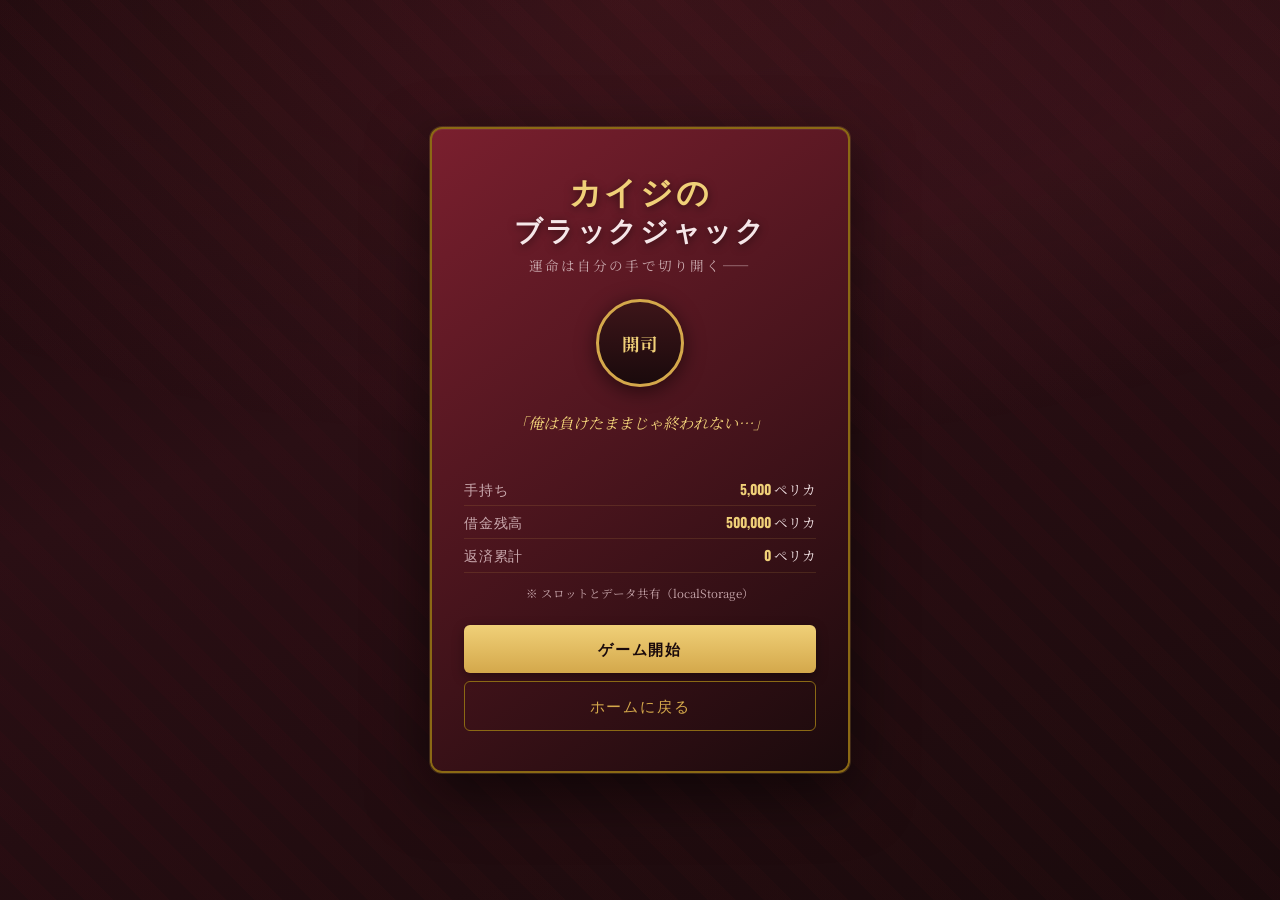
<file: blackjack/index.html>
<!DOCTYPE html>
<html lang="ja">
<head>
  <meta charset="UTF-8">
  <meta name="viewport" content="width=device-width, initial-scale=1.0">
  <title>カイジのブラックジャック</title>
  <link rel="stylesheet" href="styles.css">
  <link rel="stylesheet" href="styles-fx.css">
  <link rel="preconnect" href="https://fonts.googleapis.com">
  <link rel="preconnect" href="https://fonts.gstatic.com" crossorigin>
  <link href="https://fonts.googleapis.com/css2?family=Noto+Serif+JP:wght@400;600;700&family=Oswald:wght@500;600&display=swap" rel="stylesheet">
</head>
<body data-home-url="../home/home.html" data-bgm-video-id="0is4q9mlFHU" data-zawazawa-video-id="2BfNLm0Vj-Y">
  <div class="bg-pattern" aria-hidden="true"></div>
  <div id="fx-overlay" class="fx-overlay" aria-hidden="true"></div>
  <div id="fx-layer" class="fx-layer" aria-hidden="true"></div>
  <div id="screen-transition" class="screen-transition" aria-hidden="true"></div>
  <div id="vignette-tension" class="vignette-tension" aria-hidden="true"></div>

  <!-- スタート画面 -->
  <div id="start-screen" class="screen active">
    <div class="start-card">
      <h1 class="title">カイジの<br><span>ブラックジャック</span></h1>
      <p class="subtitle">運命は自分の手で切り開く——</p>
      <div class="kaiji-portrait" aria-hidden="true">
        <span class="kaiji-face">開司</span>
      </div>
      <p id="start-quote" class="kaiji-quote">「俺は負けたままじゃ終われない…」</p>
      <dl class="wallet-summary">
        <div><dt>手持ち</dt><dd><strong id="start-cash">5,000</strong> ペリカ</dd></div>
        <div><dt>借金残高</dt><dd><strong id="start-debt">500,000</strong> ペリカ</dd></div>
        <div><dt>返済累計</dt><dd><strong id="start-paid">0</strong> ペリカ</dd></div>
      </dl>
      <p class="wallet-hint">※ スロットとデータ共有（localStorage）</p>
      <button type="button" id="btn-start" class="btn btn-gold">ゲーム開始</button>
      <button type="button" id="btn-home-start" class="btn btn-secondary btn-home-link">ホームに戻る</button>
    </div>
  </div>

  <!-- メインゲーム -->
  <div id="game-screen" class="screen">
    <header class="hud">
      <div class="hud-block">
        <span class="hud-label">手持ち</span>
        <span id="cash" class="hud-value">5,000</span>
        <span class="hud-sub">借金 <strong id="debt">500,000</strong></span>
        <span class="hud-sub">返済 <strong id="paid">0</strong></span>
      </div>
      <div class="hud-block center">
        <span class="hud-label">今回の獲得</span>
        <span id="session-coins" class="hud-value accent">0</span>
        <div class="sound-preset-row">
          <span class="preset-label">音質</span>
          <button type="button" id="btn-preset-a" class="btn-preset" title="やや控えめ">A</button>
          <button type="button" id="btn-preset-e" class="btn-preset active" title="リアル（推奨）">E</button>
        </div>
      </div>
      <div class="hud-block right">
        <span class="hud-label">連勝</span>
        <span id="win-streak" class="hud-value">0</span>
        <div class="volume-control" title="音量">
          <span id="volume-icon" class="volume-icon" aria-hidden="true">🔊</span>
          <input type="range" id="volume-slider" class="volume-slider" min="0" max="100" value="80" aria-label="音量" aria-valuemin="0" aria-valuemax="100">
        </div>
        <button type="button" id="btn-home" class="btn btn-home" title="ホームへ（戦闘中はベットは戻りません）">ホーム</button>
      </div>
    </header>

    <div id="heat-meter" class="heat-meter" aria-label="台の熱">
      <span class="heat-label-text">台の熱</span>
      <div class="heat-track"><div id="heat-fill" class="heat-fill"></div></div>
      <span id="heat-label" class="heat-status">普通</span>
    </div>

    <section class="kaiji-panel" aria-live="polite">
      <div class="kaiji-avatar" aria-hidden="true">開</div>
      <p id="kaiji-dialogue" class="kaiji-dialogue">「さあ、賭けの時間だ…」</p>
    </section>

    <main id="game-table" class="table">
      <section id="dealer-area" class="hand-area dealer-area">
        <h2>ディーラー <span id="dealer-score" class="score"></span></h2>
        <div id="dealer-cards" class="cards"></div>
      </section>

      <div class="table-center">
        <p id="game-message" class="game-message"></p>
        <div id="bet-panel" class="bet-panel">
          <p class="bet-label">ベット額を選べ</p>
          <p id="max-bet-hint" class="max-bet-hint">最大ベット: <strong id="max-bet">0</strong> ペリカ</p>
          <p id="bet-error" class="bet-error" role="alert"></p>
          <div class="bet-chips">
            <button type="button" class="chip" data-bet="100">100</button>
            <button type="button" class="chip" data-bet="500">500</button>
            <button type="button" class="chip" data-bet="1000">1K</button>
            <button type="button" class="chip" data-bet="2500">2.5K</button>
            <button type="button" class="chip" data-bet="5000">5K</button>
            <button type="button" class="chip chip-allin" data-bet="allin">ALL IN</button>
          </div>
          <div class="bet-custom">
            <input type="number" id="custom-bet" min="1" placeholder="任意額" step="50">
            <button type="button" id="btn-place-bet" class="btn btn-gold">ベットする</button>
          </div>
          <p class="current-bet">現在のベット: <strong id="current-bet">0</strong> ペリカ</p>
        </div>
      </div>

      <section id="player-area" class="hand-area player-area">
        <h2>あなた <span id="player-score" class="score"></span></h2>
        <div id="player-cards" class="cards"></div>
      </section>
    </main>

    <footer class="controls">
      <button type="button" id="btn-hit" class="btn btn-action" disabled>ヒット</button>
      <button type="button" id="btn-stand" class="btn btn-action" disabled>スタンド</button>
      <button type="button" id="btn-double" class="btn btn-action" disabled>ダブル</button>
      <button type="button" id="btn-new-round" class="btn btn-secondary" disabled>次のラウンド</button>
    </footer>
  </div>

  <!-- ゲームオーバー -->
  <div id="gameover-screen" class="screen">
    <div class="start-card gameover-card">
      <h1>破産</h1>
      <p id="gameover-quote" class="kaiji-quote">「まだ…終わってない…」</p>
      <p>最終手持ち: <strong id="final-cash">0</strong> ペリカ</p>
      <p>セッション獲得: <strong id="final-session">0</strong> ペリカ</p>
      <button type="button" id="btn-restart" class="btn btn-gold">ホームに戻る</button>
    </div>
  </div>

  <div id="bgm-player" class="bgm-player-host" aria-hidden="true"></div>
  <script src="sounds.js"></script>
  <script src="effects.js"></script>
  <script src="game.js"></script>
</body>
</html>
</file>
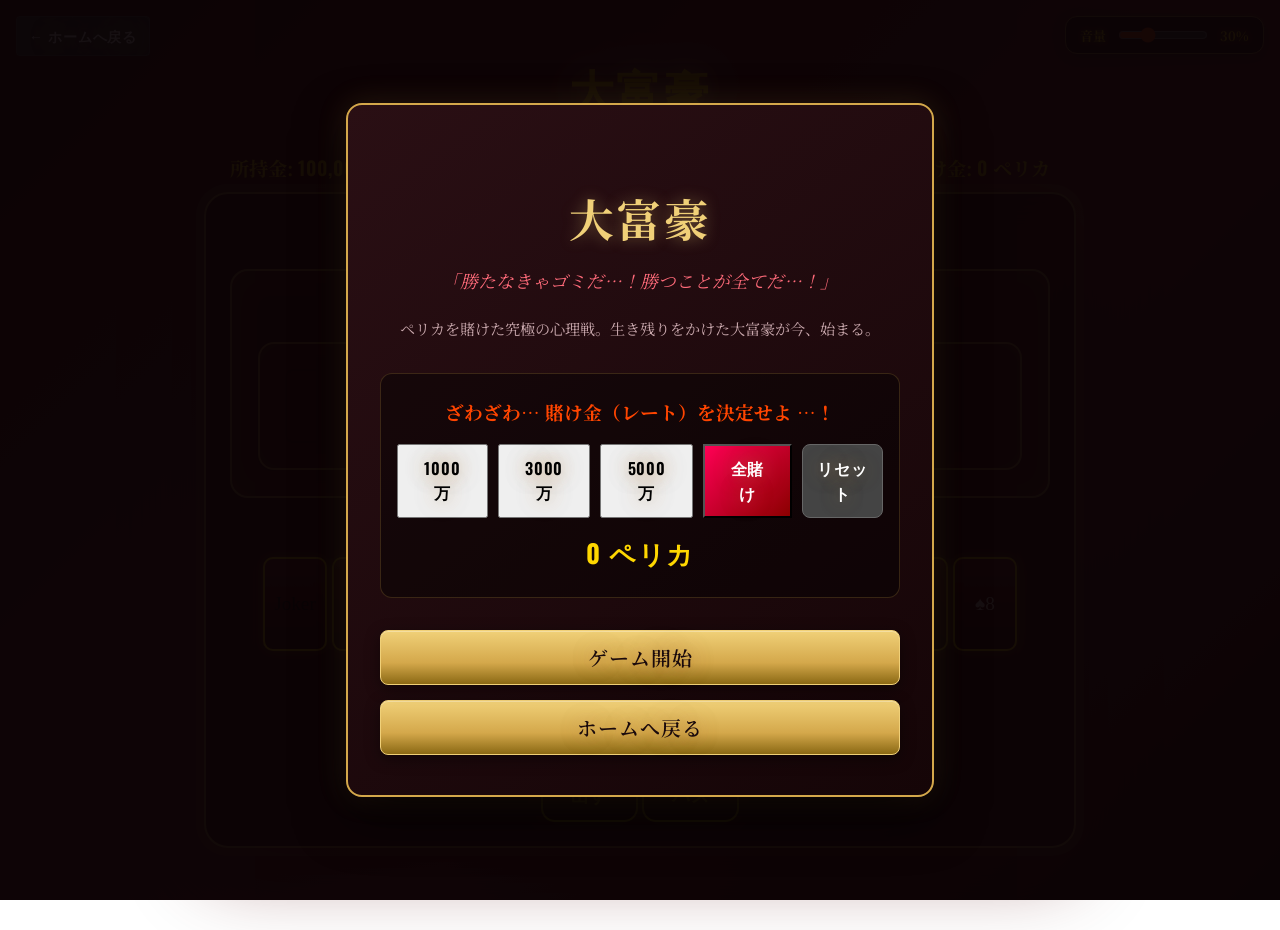
<file: daifugo/index.html>
<!DOCTYPE html>
<html lang="ja">
<head>
    <meta charset="UTF-8">
    <title>大富豪</title>
    <link rel="preconnect" href="https://fonts.googleapis.com">
    <link rel="preconnect" href="https://fonts.gstatic.com" crossorigin>
    <link href="https://fonts.googleapis.com/css2?family=Noto+Serif+JP:wght@400;600;700&family=Oswald:wght@500;600&display=swap" rel="stylesheet">
    <link rel="stylesheet" href="style.css">
</head>
<body>
    <div id="start-screen" class="screen">
        

        <div class="start-card">
            <h1>大富豪</h1> <p class="kaiji-quote">「勝たなきゃゴミだ…！勝つことが全てだ…！」</p>
            <p class="desc">ペリカを賭けた究極の心理戦。生き残りをかけた大富豪が今、始まる。</p>
            
            
            <div class="bet-input-container">
                <h3 style="color: #ff4500; margin-top: 0;">ざわざわ… 賭け金（レート）を決定せよ …！</h3>
                
                <div class="chip-container" style="display: flex; justify-content: center; gap: 10px; margin: 15px 0;">
                    <button type="button" class="chip-btn" data-value="10000000">1000万</button>
                    <button type="button" class="chip-btn" data-value="30000000">3000万</button>
                    <button type="button" class="chip-btn" data-value="50000000">5000万</button>
                    <button type="button" class="chip-btn" data-value="allin" style="background: linear-gradient(135deg, #ff0055, #8b0000); color: #fff;">全賭け</button>
                    <button type="button" id="clear-bet-btn" style="background: #444; color: #fff; border: 1px solid #666; border-radius: 8px; padding: 5px 10px; cursor: pointer;">リセット</button>
                </div>

                <div style="font-size: 1.6em; color: #ffd700; margin-top: 10px; font-weight: bold;" id="bet-slider-val">0 ペリカ</div>
            </div>
            
            <button type="button" id="start-with-bet-btn" class="btn btn-gold">ゲーム開始</button>
            <button type="button" id="startHomeBtnInitial" class="btn btn-gold" style="display: block; margin: 15px auto 0 auto;">ホームへ戻る</button>
        </div>
    </div>
    <button id="homeBtn">← ホームへ戻る</button>

    <div id="volume-control-pane">
        <span id="vol-icon font-cinzel">音量</span>
        <input type="range" id="global-volume-slider" min="0" max="1" step="0.05" value="0.3">
        <span id="global-volume-val">30%</span>
    </div>
    
    <div id="bgm-player" style="display: none;"></div>
    <h1>大富豪</h1>
    
    <div id="casino-header" style="max-width: 820px; margin: 10px auto; text-align: left; display: flex; justify-content: space-between; font-weight: bold; color: #ffd700; font-size: 1.2em; padding: 0 10px;">
        <div> 所持金: <span id="player-pelika">10,000,000</span> ペリカ</div>
        <div> 現在の賭け金: <span id="current-bet-display">1,000,000</span> ペリカ</div>
    </div>
    
    
    
    <div id="game-container">
        <div id="revolution-status" style="font-weight: bold; color: yellow; margin-bottom: 10px;"></div>
        <div id="opponent-area">相手の手札: <span id="cpu-count">13</span>枚</div>
        
        <div id="field-area">
            <p>場に出ているカード</p>
            <div id="field-cards"></div>
        </div>

        <div id="player-area">
            <p>あなたの手札</p>
            <div id="player-hand" class="hand"></div>
        </div>

       <div id="controls">
            <button id="play-btn">出す</button>
            <button id="pass-btn">パス</button>
            <p id="msg"></p>
        </div>

        </div> <div id="zawa-zawa-overlay" class="zawa-zawa-hidden">
        <div class="zawazawa-text zawa-top-left">ざわ…<br>……ざわ</div>
        <div class="zawazawa-text zawa-top-right">ざわ…<br>ざわ……</div>
        <div class="zawazawa-text zawa-bottom-left">ざわ…<br>……ざわ</div>
        <div class="zawazawa-text zawa-bottom-right">ざわ…<br>ざわ……</div>
    </div>

    <script src="script.js"></script>
</body>
</html>
</file>
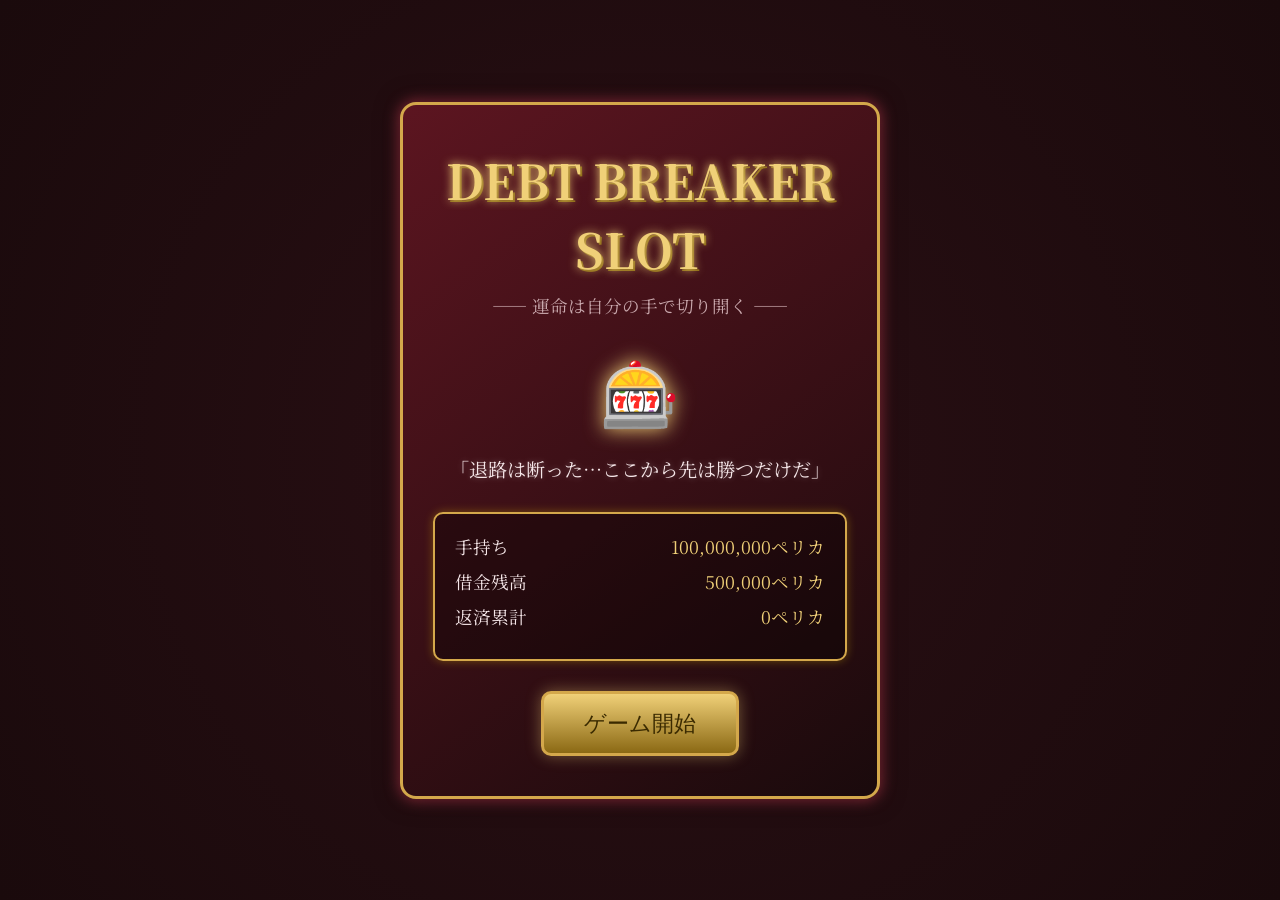
<file: slot/index.html>
<!DOCTYPE html>
<html lang="ja">
<head>
  <meta charset="UTF-8">
  <meta name="viewport" content="width=device-width, initial-scale=1.0">
  <title>スロット - Bugging</title>
  <link rel="stylesheet" href="index.css">
  <link rel="preconnect" href="https://fonts.googleapis.com">
  <link rel="preconnect" href="https://fonts.gstatic.com" crossorigin>
  <link href="https://fonts.googleapis.com/css2?family=Noto+Serif+JP:wght@400;600;700&family=Oswald:wght@500;600&display=swap" rel="stylesheet">
</head>
<body>
  <div id="volume-control-pane" style="text-align: right; padding: 10px; color: #ffd700;">
    <span id="vol-icon">音量</span>
    <input type="range" id="global-volume-slider" min="0" max="1" step="0.05" value="0.3">
    <span id="global-volume-val">30%</span>
  </div>
  <div id="wrapper">
    <section class="kaiji-panel">
      <div class="kaiji-avatar">開</div>
      <p id="kaiji-dialogue" class="kaiji-dialogue">「命を賭した勝負が今、始まる…！」</p>
    </section>
    
    <div id="main-content"></div>
  </div>

  <script src="../home/common.js"></script>
  <script src="index.js"></script>
</body>
</html>
</file>
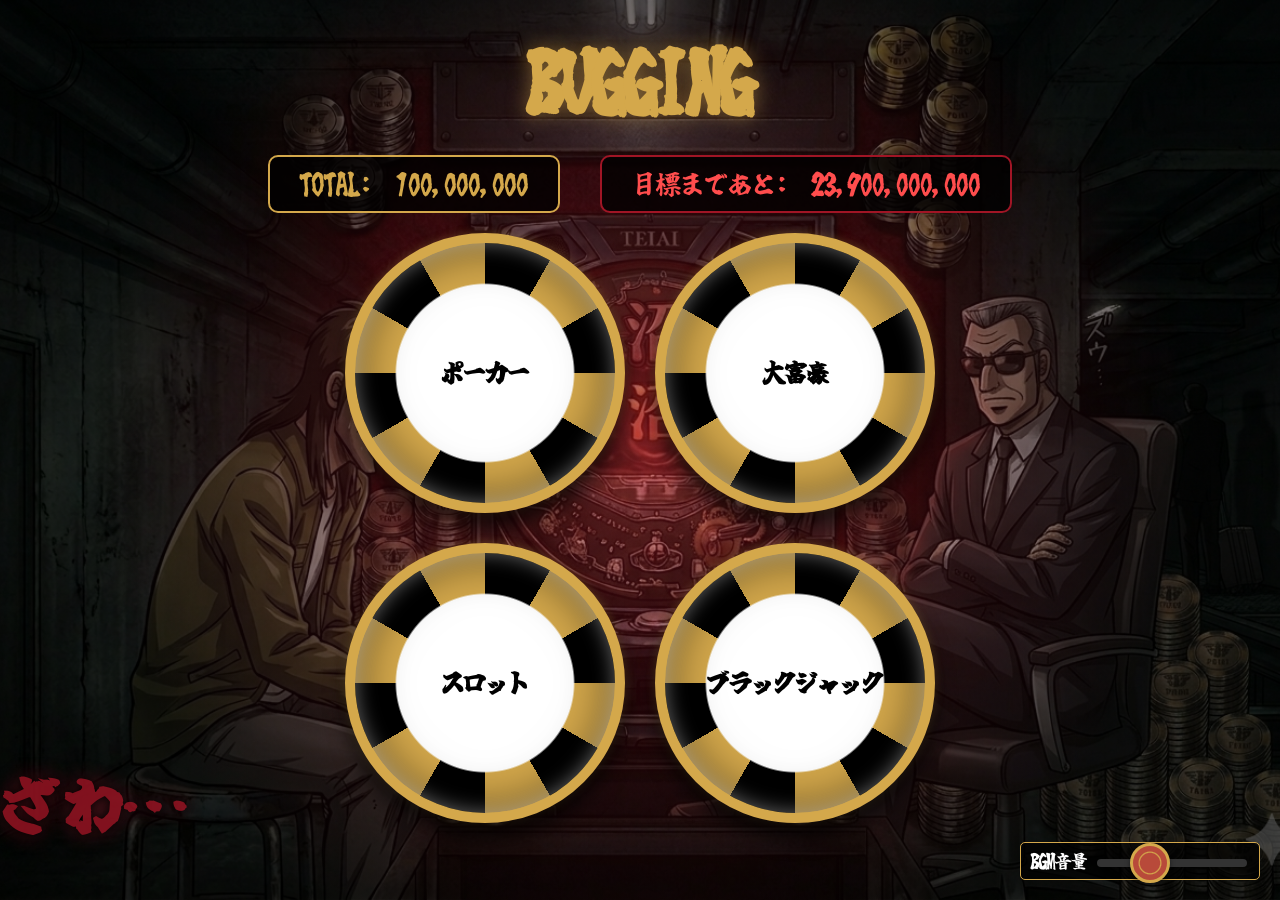
<file: home/home.html>
<!DOCTYPE html>
<html lang="ja">
<head>
    <meta charset="UTF-8">
    <title>BUGGING</title>
    <link rel="stylesheet" href="style.css">
</head>
<body>

    <header>
        <h1>BUGGING</h1>
        <div class="status-board">
            <div class="money-box-new">TOTAL: <span id="total-money">¥0</span></div>
            <div class="goal-box">目標まであと: <span id="remaining-goal">¥0</span></div>
        </div>
    </header>

    <div class="button-area">
        <button class="casino-btn" onclick="location.href='../poker/texas-holdem-poker.html'">ポーカー</button>
        <button class="casino-btn" onclick="location.href='../daifugo/index.html'">大富豪</button>
        <button class="casino-btn" onclick="location.href='../slot/index.html'">スロット</button>
        <button class="casino-btn" onclick="location.href='../blackjack/index.html'">ブラックジャック</button>
    </div>

    <div id="zawa-container"></div>
    <audio id="bgm" loop preload="auto">
        <source src="casino.mp3" type="audio/mpeg">
    </audio>

    <div class="volume-control">
        <label for="volume-slider">BGM音量</label>
        <input type="range" id="volume-slider" min="0" max="1" step="0.1" value="0.3">
    </div>

    <div id="game-over-screen" style="display:none; position:fixed; top:0; left:0; width:100%; height:100%; background:rgba(0,0,0,0.9); z-index:9999; text-align:center; color:white; padding-top:200px;">
        <h1 style="color:#ff4444; font-size: 5rem;">GAME OVER</h1>
        <p style="font-size: 2rem; font-family: 'Oiwai';">所持金が尽きました……</p>
        <button class="casino-btn" onclick="resetMoney()">人生をやり直す</button>
    </div>

    <div id="clear-screen" style="display:none; position:fixed; top:0; left:0; width:100%; height:100%; background:rgba(0,0,0,0.9); z-index:9999; text-align:center; color:white; padding-top:200px;">
        <h1 style="color:#d4a84b; font-size: 5rem;">CONGRATULATIONS</h1>
        <p style="font-size: 2rem; font-family: 'Oiwai';">目標金額 240億を達成しました！</p>
        <button class="casino-btn" style="margin: 50px auto; width:200px; height:200px;" onclick="resetMoney()">閉じる</button>
    </div>

    <script src="script.js"></script>


</body>
</html>
</file>
<file: blackjack/styles.css>
/* ワインレッド・カジノテーマ */
:root {
  --wine-dark: #1a0a0c;
  --wine: #5c1520;
  --wine-mid: #7a1f2e;
  --wine-light: #9b2d3f;
  --wine-glow: #c43d52;
  --gold: #d4a84b;
  --gold-light: #f0d078;
  --gold-dark: #8b6914;
  --felt: #2d1218;
  --felt-edge: #4a1a24;
  --text: #f5e6e8;
  --text-muted: #c9a8ad;
  --card-white: #faf8f5;
  --shadow: rgba(0, 0, 0, 0.55);
  --font-serif: "Noto Serif JP", serif;
  --font-display: "Oswald", sans-serif;
}

*,
*::before,
*::after {
  box-sizing: border-box;
  margin: 0;
  padding: 0;
}

html {
  font-size: 16px;
}

body {
  min-height: 100vh;
  font-family: var(--font-serif);
  color: var(--text);
  background: linear-gradient(160deg, var(--wine-dark) 0%, #2a0f14 40%, var(--wine-dark) 100%);
  overflow-x: hidden;
}

.bg-pattern {
  position: fixed;
  inset: 0;
  background:
    radial-gradient(ellipse 80% 50% at 50% 0%, rgba(196, 61, 82, 0.15), transparent),
    repeating-linear-gradient(
      45deg,
      transparent,
      transparent 20px,
      rgba(92, 21, 32, 0.08) 20px,
      rgba(92, 21, 32, 0.08) 40px
    );
  pointer-events: none;
  z-index: 0;
}

/* 画面切り替え */
.screen {
  display: none;
  position: relative;
  z-index: 1;
  min-height: 100vh;
  padding: 1rem;
}

.screen.active {
  display: flex;
  flex-direction: column;
  align-items: center;
  justify-content: center;
}

#game-screen.active {
  display: flex;
  justify-content: flex-start;
  padding: 0.75rem 1rem 1.5rem;
  gap: 0.5rem;
}

/* スタート / ゲームオーバー */
.start-card {
  background: linear-gradient(145deg, var(--wine-mid), var(--wine-dark));
  border: 2px solid var(--gold-dark);
  border-radius: 12px;
  padding: 2.5rem 2rem;
  max-width: 420px;
  width: 100%;
  text-align: center;
  box-shadow:
    0 0 0 1px rgba(212, 168, 75, 0.2),
    0 20px 60px var(--shadow),
    inset 0 1px 0 rgba(255, 255, 255, 0.06);
}

.title {
  font-family: var(--font-display);
  font-size: 2rem;
  font-weight: 600;
  letter-spacing: 0.08em;
  line-height: 1.3;
  color: var(--gold-light);
  text-shadow: 0 2px 8px var(--shadow);
}

.title span {
  display: block;
  font-size: 1.75rem;
  color: var(--text);
}

.subtitle {
  margin-top: 0.5rem;
  font-size: 0.85rem;
  color: var(--text-muted);
  letter-spacing: 0.15em;
}

.kaiji-portrait {
  margin: 1.5rem auto;
  width: 88px;
  height: 88px;
  border-radius: 50%;
  background: linear-gradient(180deg, #3d1519, var(--wine-dark));
  border: 3px solid var(--gold);
  display: flex;
  align-items: center;
  justify-content: center;
  box-shadow: 0 4px 20px var(--shadow);
}

.kaiji-face {
  font-size: 1.1rem;
  font-weight: 700;
  color: var(--gold-light);
}

.kaiji-quote {
  font-size: 0.95rem;
  font-style: italic;
  color: var(--gold-light);
  margin: 1rem 0;
  line-height: 1.6;
  min-height: 3em;
}

.bankroll-setup {
  display: flex;
  flex-direction: column;
  gap: 0.4rem;
  margin: 1.25rem 0;
  text-align: left;
  font-size: 0.9rem;
  color: var(--text-muted);
}

.bankroll-setup input {
  padding: 0.6rem 0.75rem;
  border: 1px solid var(--gold-dark);
  border-radius: 6px;
  background: var(--wine-dark);
  color: var(--text);
  font-family: inherit;
  font-size: 1rem;
}

.wallet-summary {
  margin: 1rem 0;
  text-align: left;
  font-size: 0.85rem;
  color: var(--text-muted);
}

.wallet-summary div {
  display: flex;
  justify-content: space-between;
  gap: 0.5rem;
  padding: 0.35rem 0;
  border-bottom: 1px solid rgba(212, 168, 75, 0.15);
}

.wallet-summary dt {
  font-family: var(--font-display);
  letter-spacing: 0.06em;
}

.wallet-summary dd {
  margin: 0;
  color: var(--text);
}

.wallet-summary strong {
  color: var(--gold-light);
  font-family: var(--font-display);
}

.wallet-hint {
  font-size: 0.72rem;
  color: var(--text-muted);
  margin: -0.25rem 0 1rem;
}

.hud-sub {
  display: block;
  font-size: 0.65rem;
  color: var(--text-muted);
  margin-top: 0.2rem;
  line-height: 1.4;
}

.hud-sub strong {
  color: var(--gold);
  font-family: var(--font-display);
  font-weight: 600;
}

/* ボタン */
.btn {
  font-family: var(--font-display);
  font-size: 0.95rem;
  letter-spacing: 0.12em;
  text-transform: uppercase;
  padding: 0.75rem 1.5rem;
  border: none;
  border-radius: 6px;
  cursor: pointer;
  transition: transform 0.15s, box-shadow 0.15s, opacity 0.15s;
}

.btn:hover:not(:disabled) {
  transform: translateY(-2px);
}

.btn:active:not(:disabled) {
  transform: translateY(0);
}

.btn:disabled {
  opacity: 0.4;
  cursor: not-allowed;
}

.btn-gold {
  background: linear-gradient(180deg, var(--gold-light), var(--gold));
  color: var(--wine-dark);
  box-shadow: 0 4px 12px rgba(0, 0, 0, 0.35);
  font-weight: 600;
  width: 100%;
  margin-top: 0.5rem;
}

.btn-gold:hover:not(:disabled) {
  box-shadow: 0 6px 20px rgba(212, 168, 75, 0.4);
}

.btn-action {
  background: linear-gradient(180deg, var(--wine-light), var(--wine));
  color: var(--text);
  border: 1px solid var(--gold-dark);
  flex: 1;
  min-width: 90px;
}

.btn-action:hover:not(:disabled) {
  background: linear-gradient(180deg, var(--wine-glow), var(--wine-light));
  box-shadow: 0 0 16px rgba(196, 61, 82, 0.4);
}

.btn-secondary {
  background: transparent;
  color: var(--gold);
  border: 1px solid var(--gold-dark);
  flex: 1;
}

.btn-home-link {
  width: 100%;
  margin-top: 0.5rem;
}

.btn-home {
  display: block;
  width: 100%;
  margin-top: 0.35rem;
  padding: 0.35rem 0.5rem;
  font-family: var(--font-display);
  font-size: 0.65rem;
  letter-spacing: 0.08em;
  background: rgba(26, 10, 12, 0.85);
  color: var(--text-muted);
  border: 1px solid var(--felt-edge);
  border-radius: 6px;
  cursor: pointer;
  transition: color 0.15s, border-color 0.15s;
}

.btn-home:hover {
  color: var(--gold-light);
  border-color: var(--gold-dark);
}

/* HUD */
.hud {
  display: grid;
  grid-template-columns: 1fr 1fr 1fr;
  gap: 0.5rem;
  width: 100%;
  max-width: 900px;
  margin: 0 auto;
  padding: 0.5rem 0;
}

.hud-block {
  background: rgba(26, 10, 12, 0.7);
  border: 1px solid var(--felt-edge);
  border-radius: 8px;
  padding: 0.5rem 0.75rem;
}

.hud-block.center {
  text-align: center;
}

.hud-block.right {
  text-align: right;
}

.hud-label {
  display: block;
  font-size: 0.7rem;
  color: var(--text-muted);
  letter-spacing: 0.1em;
  text-transform: uppercase;
  font-family: var(--font-display);
}

.hud-value {
  font-family: var(--font-display);
  font-size: 1.35rem;
  color: var(--gold-light);
}

.hud-value.accent {
  color: #7dffb8;
}

.hud-value.negative {
  color: #ff6b7a;
}

/* カイジパネル */
.kaiji-panel {
  display: flex;
  align-items: flex-start;
  gap: 0.75rem;
  width: 100%;
  max-width: 900px;
  margin: 0 auto;
  padding: 0.6rem 1rem;
  background: linear-gradient(90deg, rgba(92, 21, 32, 0.9), rgba(45, 18, 24, 0.95));
  border-left: 4px solid var(--gold);
  border-radius: 0 8px 8px 0;
  box-shadow: 0 4px 16px var(--shadow);
}

.kaiji-avatar {
  flex-shrink: 0;
  width: 44px;
  height: 44px;
  border-radius: 50%;
  background: var(--wine-dark);
  border: 2px solid var(--gold);
  display: flex;
  align-items: center;
  justify-content: center;
  font-weight: 700;
  font-size: 1rem;
  color: var(--gold-light);
}

.kaiji-dialogue {
  font-size: 0.95rem;
  line-height: 1.55;
  color: var(--text);
  animation: fadeIn 0.4s ease;
}

@keyframes fadeIn {
  from { opacity: 0; transform: translateY(4px); }
  to { opacity: 1; transform: translateY(0); }
}

/* テーブル */
.table {
  position: relative;
  flex: 1;
  width: 100%;
  max-width: 900px;
  margin: 0 auto;
  display: flex;
  flex-direction: column;
  gap: 0.75rem;
  background: radial-gradient(ellipse at center, var(--felt) 0%, #1f0c10 100%);
  border: 3px solid var(--felt-edge);
  border-radius: 16px;
  padding: 1.25rem;
  box-shadow:
    inset 0 0 80px rgba(0, 0, 0, 0.4),
    0 8px 32px var(--shadow);
  min-height: 320px;
}

.hand-area h2 {
  font-family: var(--font-display);
  font-size: 0.85rem;
  letter-spacing: 0.15em;
  color: var(--text-muted);
  margin-bottom: 0.5rem;
  text-transform: uppercase;
}

.score {
  color: var(--gold-light);
  font-size: 1rem;
  margin-left: 0.5rem;
}

.cards {
  display: flex;
  flex-wrap: wrap;
  gap: 0.5rem;
  min-height: 110px;
  align-items: flex-start;
}

/* カード */
.card {
  width: 72px;
  height: 102px;
  background: var(--card-white);
  border-radius: 8px;
  box-shadow: 2px 4px 12px var(--shadow);
  display: flex;
  flex-direction: column;
  align-items: center;
  justify-content: center;
  font-weight: 700;
  position: relative;
  animation: dealCard 0.35s ease backwards;
}

.card.hidden {
  background: linear-gradient(135deg, var(--wine-mid), var(--wine-dark));
  border: 2px solid var(--gold-dark);
}

.card.hidden::after {
  content: "♠";
  font-size: 2rem;
  color: var(--gold);
  opacity: 0.6;
}

.card.red {
  color: #b91c1c;
}

.card.black {
  color: #1a1a1a;
}

.card .rank {
  font-size: 1.25rem;
  line-height: 1;
}

.card .suit {
  font-size: 1.5rem;
  line-height: 1;
}

@keyframes dealCard {
  from {
    opacity: 0;
    transform: translateY(-30px) rotate(-5deg);
  }
  to {
    opacity: 1;
    transform: translateY(0) rotate(0);
  }
}

.table-center {
  flex: 1;
  display: flex;
  flex-direction: column;
  align-items: center;
  justify-content: center;
  padding: 0.5rem 0;
}

.game-message {
  font-size: 1.1rem;
  color: var(--gold-light);
  text-align: center;
  min-height: 1.5em;
  margin-bottom: 0.75rem;
  font-weight: 600;
}

/* ベット */
.bet-panel {
  text-align: center;
  width: 100%;
}

.bet-panel.hidden {
  display: none;
}

.bet-label {
  font-size: 0.85rem;
  color: var(--text-muted);
  margin-bottom: 0.5rem;
}

.bet-chips {
  display: flex;
  flex-wrap: wrap;
  gap: 0.4rem;
  justify-content: center;
  margin-bottom: 0.75rem;
}

.chip {
  width: 56px;
  height: 56px;
  border-radius: 50%;
  border: 3px dashed var(--gold-dark);
  background: radial-gradient(circle at 30% 30%, var(--gold-light), var(--gold));
  color: var(--wine-dark);
  font-family: var(--font-display);
  font-weight: 600;
  font-size: 0.75rem;
  cursor: pointer;
  transition: transform 0.15s, box-shadow 0.15s;
}

.chip:hover {
  transform: scale(1.08);
  box-shadow: 0 0 12px rgba(212, 168, 75, 0.6);
}

.chip.selected {
  border-style: solid;
  border-color: var(--wine-glow);
  box-shadow: 0 0 0 3px var(--wine-glow);
}

.bet-custom {
  display: flex;
  gap: 0.5rem;
  justify-content: center;
  flex-wrap: wrap;
  margin-bottom: 0.5rem;
}

.bet-custom input {
  width: 120px;
  padding: 0.5rem;
  border: 1px solid var(--gold-dark);
  border-radius: 6px;
  background: var(--wine-dark);
  color: var(--text);
  font-family: inherit;
}

.bet-custom .btn-gold {
  width: auto;
  margin-top: 0;
  padding: 0.5rem 1.25rem;
}

.current-bet {
  font-size: 0.9rem;
  color: var(--text-muted);
}

.current-bet strong {
  color: var(--gold-light);
  font-family: var(--font-display);
  font-size: 1.1rem;
}

.max-bet-hint {
  font-size: 0.8rem;
  color: var(--text-muted);
  margin-bottom: 0.5rem;
}

.max-bet-hint strong {
  color: var(--gold-light);
  font-family: var(--font-display);
}

.bet-error {
  color: #ff6b7a;
  font-size: 0.85rem;
  min-height: 1.25em;
  margin-bottom: 0.35rem;
}

.chip:disabled {
  opacity: 0.35;
  cursor: not-allowed;
  transform: none;
  filter: grayscale(0.6);
}

.chip:disabled:hover {
  transform: none;
  box-shadow: none;
}

.bet-custom input:invalid,
.bet-custom input.input-error {
  border-color: #ff6b7a;
  box-shadow: 0 0 8px rgba(255, 107, 122, 0.4);
}

/* 特殊演出オーバーレイ */
.fx-overlay {
  position: fixed;
  inset: 0;
  pointer-events: none;
  z-index: 200;
  display: flex;
  align-items: center;
  justify-content: center;
  opacity: 0;
  visibility: hidden;
}

.fx-overlay.active {
  opacity: 1;
  visibility: visible;
}

.fx-flash {
  position: absolute;
  inset: 0;
  opacity: 0;
}

.fx-flash.bust-flash {
  background: radial-gradient(circle, rgba(255, 40, 60, 0.55) 0%, rgba(90, 10, 20, 0.3) 50%, transparent 70%);
  animation: bustFlash 0.9s ease forwards;
}

.fx-flash.bj-flash {
  background: radial-gradient(circle, rgba(255, 215, 100, 0.6) 0%, rgba(212, 168, 75, 0.25) 45%, transparent 70%);
  animation: bjFlash 1.2s ease forwards;
}

.fx-banner {
  position: relative;
  z-index: 2;
  font-family: var(--font-display);
  font-size: clamp(2.5rem, 10vw, 4.5rem);
  font-weight: 600;
  letter-spacing: 0.2em;
  text-transform: uppercase;
  opacity: 0;
  transform: scale(0.3) rotate(-8deg);
}

.fx-banner.bust-banner {
  color: #ff3d55;
  text-shadow:
    0 0 20px rgba(255, 60, 80, 0.9),
    0 0 60px rgba(180, 20, 40, 0.8),
    4px 4px 0 #1a0a0c;
  animation: bustBanner 1.1s cubic-bezier(0.34, 1.56, 0.64, 1) forwards;
}

.fx-banner.bj-banner {
  color: var(--gold-light);
  text-shadow:
    0 0 24px rgba(255, 220, 120, 1),
    0 0 50px rgba(212, 168, 75, 0.9),
    4px 4px 0 var(--wine-dark);
  animation: bjBanner 1.4s cubic-bezier(0.34, 1.56, 0.64, 1) forwards;
}

.fx-sub {
  position: absolute;
  bottom: 38%;
  font-family: var(--font-serif);
  font-size: 1rem;
  letter-spacing: 0.15em;
  opacity: 0;
  animation: fxSub 1s ease 0.3s forwards;
}

.fx-sub.bust-sub { color: #ff8a96; }
.fx-sub.bj-sub { color: var(--gold-light); }

/* パーティクル */
.fx-particles {
  position: absolute;
  inset: 0;
  overflow: hidden;
}

.fx-particle {
  position: absolute;
  width: 8px;
  height: 8px;
  border-radius: 50%;
  opacity: 0;
  animation: particleFly 1s ease forwards;
}

.fx-particle.gold {
  background: var(--gold-light);
  box-shadow: 0 0 10px var(--gold);
}

.fx-particle.red {
  background: #ff4d6a;
  box-shadow: 0 0 10px #ff1744;
}

/* 画面シェイク */
body.fx-shake-bust {
  animation: screenShake 0.55s ease;
}

#game-screen.fx-shake-bust {
  animation: screenShake 0.55s ease;
}

.player-area.fx-cards-bust .card,
.dealer-area.fx-cards-bust .card {
  animation: cardBust 0.6s ease forwards;
}

.player-area.fx-cards-bj .card,
.dealer-area.fx-cards-bj .card {
  animation: cardBlackjack 1s ease forwards;
}

.dealer-area.fx-shake-bust {
  animation: screenShake 0.55s ease;
}

.fx-banner.dealer-bust-banner {
  color: #ff7a8a;
  font-size: clamp(2rem, 8vw, 3.5rem);
}

.fx-banner.dealer-bj-banner {
  color: #ff9eb0;
  text-shadow:
    0 0 20px rgba(255, 120, 140, 0.9),
    0 0 50px rgba(180, 40, 60, 0.7),
    4px 4px 0 var(--wine-dark);
}

.hud-block.right {
  position: relative;
}

.bgm-player-host {
  position: fixed;
  width: 0;
  height: 0;
  overflow: hidden;
  opacity: 0;
  pointer-events: none;
  z-index: -1;
}

.volume-control {
  display: flex;
  align-items: center;
  gap: 0.35rem;
  margin-top: 0.35rem;
  margin-left: auto;
  padding: 0.15rem 0.4rem;
  border: 1px solid var(--felt-edge);
  border-radius: 4px;
  background: rgba(0, 0, 0, 0.2);
}

.volume-icon {
  font-size: 0.85rem;
  line-height: 1;
  opacity: 0.9;
  flex-shrink: 0;
}

.volume-slider {
  width: 5.5rem;
  height: 0.35rem;
  margin: 0;
  accent-color: var(--gold);
  cursor: pointer;
  opacity: 0.9;
}

.volume-slider:hover {
  opacity: 1;
}

.volume-slider:focus-visible {
  outline: 1px solid var(--gold-dark);
  outline-offset: 2px;
}

.sound-preset-row {
  display: flex;
  align-items: center;
  gap: 0.25rem;
  margin-top: 0.35rem;
  justify-content: center;
}

.preset-label {
  font-size: 0.65rem;
  color: var(--text-muted);
  font-family: var(--font-display);
  letter-spacing: 0.08em;
}

.btn-preset {
  font-family: var(--font-display);
  font-size: 0.7rem;
  padding: 0.15rem 0.45rem;
  border: 1px solid var(--felt-edge);
  border-radius: 4px;
  background: rgba(26, 10, 12, 0.8);
  color: var(--text-muted);
  cursor: pointer;
}

.btn-preset.active {
  border-color: var(--gold);
  color: var(--gold-light);
  box-shadow: 0 0 8px rgba(212, 168, 75, 0.35);
}

.chip-allin {
  width: auto;
  min-width: 64px;
  border-radius: 28px;
  padding: 0 0.5rem;
  font-size: 0.65rem;
  letter-spacing: 0.06em;
  background: radial-gradient(circle at 30% 30%, #ff6b7a, #8b1a2a);
  color: #fff;
  border-color: #ff8a96;
}

.chip-allin.selected {
  box-shadow: 0 0 0 3px rgba(255, 107, 122, 0.8);
}

/* 緊張スロー・ざわざわ */
#game-screen.tension-mode #game-table {
  filter: saturate(0.85) brightness(0.92);
  transition: filter 0.4s ease;
}

#game-screen.tension-mode .card {
  animation-duration: 0.55s;
}

.zawazawa-overlay {
  position: absolute;
  inset: 0;
  z-index: 50;
  pointer-events: none;
  background: radial-gradient(ellipse at center, rgba(20, 5, 10, 0.55) 0%, rgba(10, 2, 5, 0.85) 100%);
  display: flex;
  flex-direction: column;
  align-items: center;
  justify-content: center;
  animation: zawaFade 1.6s ease forwards;
}

.zaw-text {
  font-family: var(--font-serif);
  font-size: clamp(1.5rem, 6vw, 2.5rem);
  color: rgba(255, 200, 210, 0.9);
  text-shadow: 0 0 20px rgba(255, 80, 100, 0.6);
  letter-spacing: 0.3em;
  animation: zawaPulse 0.45s ease-in-out infinite alternate;
}

.zaw-text.zaw-delay {
  font-size: clamp(1.2rem, 5vw, 2rem);
  margin-top: 0.5rem;
  animation-delay: 0.2s;
  opacity: 0.85;
}

.zawazawa-overlay::before {
  content: "";
  position: absolute;
  inset: 0;
  background: repeating-linear-gradient(
    90deg,
    transparent,
    transparent 2px,
    rgba(255, 255, 255, 0.02) 2px,
    rgba(255, 255, 255, 0.02) 4px
  );
  animation: zawaScan 0.12s linear infinite;
}

@keyframes zawaFade {
  0% { opacity: 0; }
  15% { opacity: 1; }
  85% { opacity: 1; }
  100% { opacity: 0; }
}

@keyframes zawaPulse {
  from { transform: scale(1); opacity: 0.7; }
  to { transform: scale(1.04); opacity: 1; }
}

@keyframes zawaScan {
  from { transform: translateX(-4px); }
  to { transform: translateX(4px); }
}

@keyframes bustFlash {
  0% { opacity: 0; }
  15% { opacity: 1; }
  100% { opacity: 0; }
}

@keyframes bjFlash {
  0% { opacity: 0; }
  20% { opacity: 1; }
  50% { opacity: 0.7; }
  100% { opacity: 0; }
}

@keyframes bustBanner {
  0% { opacity: 0; transform: scale(2) rotate(5deg); }
  40% { opacity: 1; transform: scale(1) rotate(-3deg); }
  70% { transform: scale(1.05) rotate(0deg); }
  100% { opacity: 0; transform: scale(0.9) rotate(0deg); }
}

@keyframes bjBanner {
  0% { opacity: 0; transform: scale(0.2) rotate(-15deg); }
  35% { opacity: 1; transform: scale(1.15) rotate(3deg); }
  55% { transform: scale(1) rotate(0deg); }
  100% { opacity: 0; transform: scale(1.2) rotate(0deg); }
}

@keyframes fxSub {
  0% { opacity: 0; transform: translateY(10px); }
  40% { opacity: 1; transform: translateY(0); }
  100% { opacity: 0; transform: translateY(-8px); }
}

@keyframes particleFly {
  0% {
    opacity: 1;
    transform: translate(0, 0) scale(1);
  }
  100% {
    opacity: 0;
    transform: translate(var(--tx), var(--ty)) scale(0);
  }
}

@keyframes screenShake {
  0%, 100% { transform: translate(0, 0); }
  10% { transform: translate(-8px, 4px); }
  20% { transform: translate(8px, -4px); }
  30% { transform: translate(-6px, -6px); }
  40% { transform: translate(6px, 6px); }
  50% { transform: translate(-4px, 2px); }
  60% { transform: translate(4px, -2px); }
  70% { transform: translate(-2px, 4px); }
  80% { transform: translate(2px, -4px); }
}

@keyframes cardBust {
  0% { transform: rotate(0); }
  25% { transform: rotate(-12deg) translateY(8px); filter: brightness(0.7) sepia(0.3); }
  50% { transform: rotate(10deg) translateY(12px); }
  100% { transform: rotate(0) translateY(0); filter: brightness(0.5) grayscale(0.4); }
}

@keyframes cardBlackjack {
  0% { box-shadow: 2px 4px 12px var(--shadow); }
  30% {
    box-shadow: 0 0 30px rgba(255, 215, 100, 0.9), 0 0 60px rgba(212, 168, 75, 0.6);
    transform: translateY(-12px) scale(1.08);
  }
  60% {
    box-shadow: 0 0 20px rgba(255, 215, 100, 0.7);
    transform: translateY(-6px) scale(1.04);
  }
  100% {
    box-shadow: 2px 4px 12px var(--shadow);
    transform: translateY(0) scale(1);
  }
}

/* コントロール */
.controls {
  display: flex;
  flex-wrap: wrap;
  gap: 0.5rem;
  width: 100%;
  max-width: 900px;
  margin: 0.5rem auto 0;
  padding-top: 0.25rem;
}

.gameover-card h1 {
  font-family: var(--font-display);
  color: #ff6b7a;
  font-size: 2rem;
  margin-bottom: 0.5rem;
}

.gameover-card p {
  margin: 0.4rem 0;
  color: var(--text-muted);
}

.gameover-card strong {
  color: var(--gold-light);
}

/* コイン獲得ポップ */
.coin-popup {
  position: fixed;
  top: 50%;
  left: 50%;
  transform: translate(-50%, -50%);
  font-family: var(--font-display);
  font-size: 2rem;
  font-weight: 600;
  color: var(--gold-light);
  text-shadow: 0 0 20px rgba(212, 168, 75, 0.8);
  pointer-events: none;
  animation: coinPop 1.2s ease forwards;
  z-index: 100;
}

.coin-popup.lose {
  color: #ff6b7a;
}

@keyframes coinPop {
  0% { opacity: 0; transform: translate(-50%, -50%) scale(0.5); }
  20% { opacity: 1; transform: translate(-50%, -60%) scale(1.2); }
  80% { opacity: 1; transform: translate(-50%, -80%) scale(1); }
  100% { opacity: 0; transform: translate(-50%, -100%) scale(0.9); }
}

/* レスポンシブ */
@media (max-width: 600px) {
  .card {
    width: 60px;
    height: 86px;
  }

  .card .rank { font-size: 1rem; }
  .card .suit { font-size: 1.2rem; }

  .hud-value { font-size: 1.1rem; }

  .chip {
    width: 48px;
    height: 48px;
    font-size: 0.65rem;
  }

  .controls .btn {
    font-size: 0.8rem;
    padding: 0.6rem 0.5rem;
  }
}
</file>
<file: blackjack/styles-fx.css>
/* === FX Layer & 画面遷移 (#7) === */
.fx-layer {
  position: fixed;
  inset: 0;
  pointer-events: none;
  z-index: 200;
  overflow: hidden;
}

.screen-transition {
  position: fixed;
  inset: 0;
  background: #0a0406;
  opacity: 0;
  pointer-events: none;
  z-index: 500;
  transition: opacity 0.28s ease;
}

.screen-transition.active {
  opacity: 1;
}

/* === 台の熱メーター（パチンコ風） === */
.heat-meter {
  display: flex;
  align-items: center;
  gap: 0.5rem;
  width: 100%;
  max-width: 900px;
  margin: 0 auto;
  padding: 0.25rem 0.5rem;
}

.heat-label-text {
  font-size: 0.7rem;
  color: var(--text-muted);
  white-space: nowrap;
}

.heat-track {
  flex: 1;
  height: 8px;
  background: rgba(0, 0, 0, 0.4);
  border-radius: 4px;
  overflow: hidden;
  border: 1px solid rgba(212, 168, 75, 0.25);
}

.heat-fill {
  height: 100%;
  width: 20%;
  background: linear-gradient(90deg, var(--wine-light), var(--gold));
  border-radius: 4px;
  transition: width 0.5s ease, box-shadow 0.3s;
}

.heat-status {
  font-family: var(--font-display);
  font-size: 0.75rem;
  color: var(--gold);
  min-width: 3.5rem;
  text-align: right;
}

#game-table.table-rush {
  box-shadow: inset 0 0 40px rgba(255, 120, 40, 0.15);
}

#game-screen.rush-mode .heat-fill {
  background: linear-gradient(90deg, #ff6b2b, #ffd700, #ff6b2b);
  background-size: 200% 100%;
  animation: heatPulse 1.2s ease infinite;
  box-shadow: 0 0 12px rgba(255, 180, 50, 0.8);
}

@keyframes heatPulse {
  0%, 100% { background-position: 0% 50%; }
  50% { background-position: 100% 50%; }
}

/* === コイン飛翔 (#2) === */
.fly-coin {
  position: fixed;
  width: 22px;
  height: 22px;
  margin-left: -11px;
  margin-top: -11px;
  border-radius: 50%;
  background: radial-gradient(circle at 30% 30%, var(--gold-light), var(--gold-dark));
  border: 2px solid var(--gold);
  box-shadow: 0 2px 8px rgba(0, 0, 0, 0.5);
  z-index: 210;
  transition: left 0.55s cubic-bezier(0.34, 1.2, 0.64, 1), top 0.55s cubic-bezier(0.34, 1.2, 0.64, 1);
  pointer-events: none;
}

.fly-coin.arrived {
  transform: scale(0.3);
  opacity: 0;
}

.fly-coin.lose {
  background: radial-gradient(circle at 30% 30%, #ff8a9a, #8b2030);
  border-color: #c43d52;
}

.fly-coin.rain {
  top: -20px;
  animation: coinRainFall 1.2s ease-in forwards;
}

@keyframes coinRainFall {
  to {
    top: 110vh;
    opacity: 0;
    transform: rotate(360deg);
  }
}

.hud-value.pulse-win {
  animation: hudPulseWin 0.5s ease;
  color: var(--gold-light);
}

.hud-value.pulse-lose {
  animation: hudPulseLose 0.5s ease;
  color: #ff6b7a;
}

@keyframes hudPulseWin {
  0%, 100% { transform: scale(1); }
  50% { transform: scale(1.15); }
}

@keyframes hudPulseLose {
  0%, 100% { transform: scale(1); }
  30% { transform: scale(0.92); }
}

/* === カード配布・めくり (#1) === */
.card.card-deal {
  animation: cardDealIn 0.35s cubic-bezier(0.22, 1, 0.36, 1) forwards;
}

@keyframes cardDealIn {
  from {
    opacity: 0;
    transform: translateY(-40px) scale(0.85) rotate(-8deg);
  }
  to {
    opacity: 1;
    transform: translateY(0) scale(1) rotate(0);
  }
}

.card.card--hole {
  background: linear-gradient(135deg, var(--wine-mid), var(--wine-dark));
  border: 2px solid var(--gold-dark);
}

.card.flipping {
  animation: cardFlip 0.35s ease forwards;
}

@keyframes cardFlip {
  0% { transform: perspective(400px) rotateY(0deg); }
  50% { transform: perspective(400px) rotateY(90deg); }
  100% { transform: perspective(400px) rotateY(0deg); }
}

/* === 緊張演出 (#5) === */
.vignette-tension {
  position: fixed;
  inset: 0;
  pointer-events: none;
  z-index: 150;
  opacity: 0;
  background: radial-gradient(ellipse at center, transparent 40%, rgba(0, 0, 0, 0.65) 100%);
  transition: opacity 0.4s;
}

.vignette-tension.active {
  opacity: 1;
}

.vignette-tension.tension {
  animation: vignettePulse 1.5s ease-in-out infinite;
}

@keyframes vignettePulse {
  0%, 100% { opacity: 0.7; }
  50% { opacity: 1; }
}

#game-screen.tension-vignette {
  filter: contrast(1.05) saturate(1.1);
}

/* === 連勝・大勝・ニアミス (#6 / パチンコ心理) === */
.float-text,
.near-miss-text,
.streak-text,
.bonus-text,
.recovery-text,
.heat-spike {
  position: fixed;
  left: 50%;
  top: 42%;
  transform: translateX(-50%);
  font-family: var(--font-display);
  font-size: 1.5rem;
  font-weight: 600;
  color: var(--gold-light);
  text-shadow: 0 0 20px rgba(212, 168, 75, 0.9);
  animation: floatTextUp 1.5s ease forwards;
  z-index: 220;
  white-space: nowrap;
}

.near-miss-text {
  color: #ff9a6b;
  font-size: 1.8rem;
}

.streak-text.big {
  font-size: 2rem;
  color: #ffd700;
}

.bonus-text {
  color: #7fff9a;
}

#game-screen.near-miss {
  animation: nearMissShake 0.4s ease;
}

@keyframes nearMissShake {
  0%, 100% { transform: translateX(0); }
  25% { transform: translateX(-6px); }
  75% { transform: translateX(6px); }
}

#game-screen.big-win-flash::after {
  content: "";
  position: fixed;
  inset: 0;
  background: rgba(255, 215, 100, 0.25);
  pointer-events: none;
  z-index: 180;
  animation: bigWinFlash 1.2s ease forwards;
}

@keyframes bigWinFlash {
  0% { opacity: 0; }
  30% { opacity: 1; }
  100% { opacity: 0; }
}

#game-screen.streak-3 .hud-value#win-streak {
  color: var(--gold-light);
  text-shadow: 0 0 12px rgba(212, 168, 75, 0.8);
}

/* === ボタン状態 (#3) === */
.btn-action.btn-ready:not(:disabled) {
  box-shadow: 0 0 12px rgba(212, 168, 75, 0.35);
}

.btn-action.btn-locked:disabled {
  opacity: 0.45;
  cursor: not-allowed;
  filter: grayscale(0.3);
}

.btn-action:disabled:not(.btn-locked) {
  opacity: 0.5;
}

.table-center {
  position: relative;
}

/* === イベント演出 === */
.event-text {
  position: fixed;
  left: 50%;
  top: 38%;
  transform: translateX(-50%);
  font-family: var(--font-display);
  font-size: 1.35rem;
  font-weight: 600;
  text-align: center;
  z-index: 225;
  pointer-events: none;
  animation: floatTextUp 1.4s ease forwards;
  text-shadow: 0 0 16px rgba(0, 0, 0, 0.8);
}

.event-text.allin {
  font-size: 1.8rem;
  color: #ff6b6b;
  letter-spacing: 0.15em;
  animation: eventAllInPop 1.3s ease forwards;
}

.event-text.danger {
  color: #ffb347;
  font-size: 1.5rem;
}

.event-text.risky {
  color: #ffcc88;
  font-size: 1.2rem;
}

.event-text.showdown,
.event-text.standoff,
.event-text.suspense {
  color: #f5c6d0;
  font-size: 1.4rem;
}

.event-text.lucky {
  color: #ffd700;
  font-size: 1.6rem;
}

.event-text.double,
.event-text.bigbet {
  color: var(--gold-light);
}

#game-screen.event-allin {
  animation: eventAllInScreen 1.2s ease;
}

#game-screen.event-bigbet {
  box-shadow: inset 0 0 60px rgba(212, 168, 75, 0.2);
}

#game-screen.event-double {
  animation: eventDoubleFlash 0.9s ease;
}

#game-table.showdown-shake {
  animation: showdownShake 0.55s ease;
}

.hand-area.danger-pulse .cards {
  animation: dangerCardPulse 0.9s ease;
}

.hand-area.risky-pulse .cards {
  animation: riskyCardPulse 0.6s ease;
}

@keyframes eventAllInPop {
  0% { opacity: 0; transform: translateX(-50%) scale(0.5); }
  25% { opacity: 1; transform: translateX(-50%) scale(1.15); }
  100% { opacity: 0; transform: translateX(-50%) scale(1) translateY(-30px); }
}

@keyframes eventAllInScreen {
  0%, 100% { filter: brightness(1); }
  40% { filter: brightness(1.15) saturate(1.2); }
}

@keyframes eventDoubleFlash {
  0%, 100% { filter: none; }
  50% { filter: contrast(1.08) brightness(1.1); }
}

@keyframes showdownShake {
  0%, 100% { transform: translateX(0); }
  20% { transform: translateX(-5px); }
  40% { transform: translateX(5px); }
  60% { transform: translateX(-3px); }
  80% { transform: translateX(3px); }
}

@keyframes dangerCardPulse {
  0%, 100% { filter: none; }
  50% {
    filter: drop-shadow(0 0 12px rgba(255, 120, 60, 0.8));
    transform: translateY(-4px);
  }
}

@keyframes riskyCardPulse {
  0%, 100% { transform: scale(1); }
  50% { transform: scale(1.03); }
}

@keyframes floatTextUp {
  0% { opacity: 0; transform: translateX(-50%) translateY(12px); }
  20% { opacity: 1; transform: translateX(-50%) translateY(0); }
  100% { opacity: 0; transform: translateX(-50%) translateY(-28px); }
}

/* === カイジ・カットイン（超派手版） === */
body.cutin-active {
  overflow: hidden;
}

.fx-overlay.cutin-overlay-flash {
  background: rgba(255, 30, 30, 0.55);
  animation: cutinOverlayPulse 0.35s ease-out 2;
}

#game-screen.cutin-shake-active {
  animation: cutinScreenShake 0.7s cubic-bezier(0.36, 0.07, 0.19, 0.97) both;
}

#game-screen.cutin-shake-heavy {
  animation: cutinScreenShakeHeavy 1.1s cubic-bezier(0.36, 0.07, 0.19, 0.97) both;
}

.kaiji-cutin {
  position: fixed;
  inset: 0;
  z-index: 235;
  display: flex;
  align-items: center;
  justify-content: center;
  pointer-events: none;
  overflow: hidden;
  background: rgba(0, 0, 0, 0.35);
}

.cutin-blackout {
  position: absolute;
  inset: 0;
  background: #000;
  opacity: 0;
  animation: cutinBlackout 0.22s ease-out forwards;
}

.cutin-flash {
  position: absolute;
  inset: 0;
  pointer-events: none;
}

.cutin-flash-a {
  background: radial-gradient(circle at 55% 45%, rgba(255, 255, 255, 1) 0%, rgba(255, 60, 60, 0.85) 22%, transparent 50%);
  animation: cutinFlashA 0.5s ease-out forwards;
}

.cutin-flash-b {
  background: radial-gradient(circle at 45% 55%, rgba(255, 120, 80, 0.95) 0%, rgba(120, 0, 0, 0.65) 32%, transparent 58%);
  animation: cutinFlashB 0.65s ease-out 0.06s forwards;
}

.cutin-flash-c {
  background: radial-gradient(circle at 50% 50%, rgba(255, 255, 200, 0.9) 0%, transparent 40%);
  animation: cutinFlashA 0.35s ease-out 0.18s forwards;
}

.cutin-invert-flash {
  position: absolute;
  inset: 0;
  background: #fff;
  mix-blend-mode: difference;
  opacity: 0;
  animation: cutinInvertFlash 0.15s ease-out 0.08s forwards;
}

.cutin-burst {
  position: absolute;
  width: 140vmax;
  height: 140vmax;
  border-radius: 50%;
  background: radial-gradient(circle, rgba(255, 100, 60, 0.7) 0%, rgba(200, 0, 0, 0.35) 28%, transparent 62%);
  animation: cutinBurst 0.85s ease-out forwards;
}

.cutin-shockwave {
  position: absolute;
  left: 50%;
  top: 50%;
  width: 40vmax;
  height: 40vmax;
  margin: -20vmax;
  border-radius: 50%;
  border: 4px solid rgba(255, 200, 100, 0.9);
  box-shadow: 0 0 30px rgba(255, 80, 40, 0.8), inset 0 0 20px rgba(255, 100, 50, 0.4);
  opacity: 0;
}

.cutin-shockwave-1 { animation: cutinShockwave 0.9s ease-out 0.05s forwards; }
.cutin-shockwave-2 { animation: cutinShockwave 0.9s ease-out 0.18s forwards; border-color: rgba(255, 80, 80, 0.85); }
.cutin-shockwave-3 { animation: cutinShockwave 0.9s ease-out 0.32s forwards; border-color: rgba(255, 220, 120, 0.7); }

.cutin-speedlines {
  position: absolute;
  inset: -30%;
  background: repeating-conic-gradient(
    from 0deg at 50% 50%,
    transparent 0deg 6deg,
    rgba(255, 255, 255, 0.09) 6deg 7deg
  );
  animation: cutinSpeedSpin 0.65s ease-out forwards;
  opacity: 0;
}

.cutin-diagonal-stripes {
  position: absolute;
  inset: -10%;
  background: repeating-linear-gradient(
    -35deg,
    transparent,
    transparent 18px,
    rgba(255, 255, 255, 0.04) 18px,
    rgba(255, 80, 80, 0.08) 20px
  );
  animation: cutinStripesSweep 0.5s ease-out forwards;
  opacity: 0;
}

.cutin-edge-glow {
  position: absolute;
  left: 0;
  right: 0;
  height: 12px;
  background: linear-gradient(90deg, transparent, #ff4444, #fff, #ff4444, transparent);
  box-shadow: 0 0 24px #ff0000, 0 0 48px rgba(255, 0, 0, 0.6);
  opacity: 0;
  animation: cutinEdgeFlash 0.4s ease-out 0.1s forwards;
}

.cutin-edge-top { top: 0; }
.cutin-edge-bottom { bottom: 0; animation-delay: 0.15s; }

.cutin-frame {
  position: relative;
  z-index: 3;
  transform: skewX(-10deg);
}

.kaiji-cutin.cutin-live .cutin-frame {
  animation: cutinFramePulse 0.28s ease-in-out 0.5s 4 alternate;
}

.cutin-aura {
  position: absolute;
  inset: -20%;
  border: 4px solid rgba(255, 80, 80, 1);
  box-shadow:
    0 0 24px rgba(255, 60, 60, 1),
    0 0 60px rgba(255, 0, 0, 0.75),
    inset 0 0 40px rgba(255, 100, 100, 0.4);
  animation: cutinAuraPulse 0.22s ease-in-out infinite alternate;
}

.cutin-aura-2 {
  inset: -28%;
  border-width: 2px;
  border-color: rgba(255, 200, 80, 0.7);
  animation-duration: 0.35s;
  animation-direction: alternate-reverse;
}

.cutin-slash {
  position: absolute;
  width: 160%;
  height: 5px;
  left: -30%;
  background: linear-gradient(90deg, transparent, #fff, #ff2222, #fff, transparent);
  box-shadow: 0 0 16px #ff0000, 0 0 32px rgba(255, 100, 0, 0.8);
  opacity: 0;
  z-index: 5;
}

.cutin-slash-1 { top: 12%; animation: cutinSlash 0.45s ease-out 0.1s forwards; transform: rotate(-14deg); }
.cutin-slash-2 { top: 50%; animation: cutinSlash 0.45s ease-out 0.2s forwards; transform: rotate(6deg); height: 3px; }
.cutin-slash-3 { bottom: 14%; animation: cutinSlash 0.45s ease-out 0.28s forwards; transform: rotate(-5deg); }

.kaiji-cutin-img {
  position: absolute;
  left: 50%;
  top: 50%;
  transform: translate(-50%, -50%);
  display: block;
  max-width: min(96vw, 480px);
  max-height: 74vh;
  width: auto;
  height: auto;
  object-fit: contain;
  pointer-events: none;
}

.cutin-ghost-r {
  filter: drop-shadow(4px 0 0 rgba(255, 0, 80, 0.85)) contrast(1.1);
  opacity: 0;
  animation: cutinGhostR 0.55s ease-out 0.08s forwards;
}

.cutin-ghost-b {
  filter: drop-shadow(-4px 0 0 rgba(80, 120, 255, 0.85)) contrast(1.1);
  opacity: 0;
  animation: cutinGhostB 0.55s ease-out 0.08s forwards;
}

.cutin-main {
  position: relative;
  left: auto;
  top: auto;
  transform: none;
  filter:
    drop-shadow(0 0 40px rgba(255, 30, 30, 1))
    drop-shadow(0 0 80px rgba(255, 0, 0, 0.85))
    drop-shadow(0 16px 32px rgba(0, 0, 0, 0.9))
    contrast(1.18) saturate(1.25);
  animation: cutinSlideIn 0.48s cubic-bezier(0.08, 1.45, 0.22, 1) forwards;
  z-index: 2;
}

.cutin-afterimage {
  position: absolute;
  inset: 0;
  background: inherit;
  opacity: 0;
  box-shadow: 0 0 40px rgba(255, 0, 0, 0.5);
  animation: cutinAfterimage 0.4s ease-out 0.15s 2;
  pointer-events: none;
}

.cutin-particle {
  position: absolute;
  left: 50%;
  top: 50%;
  width: 7px;
  height: 7px;
  margin: -3px;
  border-radius: 50%;
  background: #ffd700;
  box-shadow: 0 0 10px #ff6600, 0 0 18px #ff0000;
  animation: cutinParticleFly 0.75s ease-out forwards;
  z-index: 6;
}

.cutin-particle-big {
  width: 12px;
  height: 12px;
  margin: -6px;
  background: #fff;
  box-shadow: 0 0 16px #ff4400, 0 0 28px #ff0000;
}

.cutin-spark {
  position: absolute;
  left: 50%;
  top: 50%;
  width: 3px;
  height: 28px;
  margin-left: -1px;
  margin-top: -14px;
  background: linear-gradient(180deg, #fff, #ff8800, transparent);
  transform-origin: center center;
  animation: cutinSparkFly 0.7s ease-out forwards;
  z-index: 6;
}

.cutin-don-text {
  position: absolute;
  left: 50%;
  top: 8%;
  transform: translateX(-50%) skewX(-12deg);
  z-index: 6;
  font-family: var(--font-display);
  font-size: clamp(2.5rem, 12vw, 4.5rem);
  font-weight: 700;
  color: #ffee00;
  letter-spacing: 0.2em;
  text-shadow:
    0 0 20px #ff0000,
    0 0 40px #ff6600,
    4px 4px 0 #000,
    -2px -2px 0 #fff;
  opacity: 0;
  animation: cutinDonText 0.5s cubic-bezier(0.12, 1.6, 0.28, 1) 0.05s forwards;
}

.cutin-impact-text {
  position: absolute;
  right: 5%;
  bottom: 14%;
  z-index: 6;
  font-family: var(--font-display);
  font-size: clamp(3.5rem, 16vw, 6.5rem);
  font-weight: 700;
  color: #fff;
  letter-spacing: 0.05em;
  text-shadow:
    0 0 24px #ff0000,
    0 0 48px #ff4400,
    5px 5px 0 #8b0000,
    -3px -3px 0 rgba(255, 255, 255, 0.9);
  transform: skewX(-10deg) rotate(-8deg);
  opacity: 0;
  animation: cutinImpactText 0.5s cubic-bezier(0.15, 1.5, 0.3, 1) 0.12s forwards,
    cutinImpactShake 0.12s ease-in-out 0.5s infinite;
}

.cutin-sub-text {
  position: absolute;
  left: 50%;
  bottom: 8%;
  transform: translateX(-50%);
  z-index: 6;
  font-family: var(--font-serif);
  font-size: clamp(1.1rem, 4.5vw, 1.65rem);
  color: rgba(255, 200, 210, 1);
  letter-spacing: 0.4em;
  text-shadow: 0 0 20px rgba(255, 80, 100, 1), 0 0 40px rgba(255, 0, 0, 0.5);
  opacity: 0;
  animation: cutinSubText 0.55s ease 0.3s forwards, cutinSubPulse 0.35s ease-in-out 0.85s infinite alternate;
}

.cutin-glitch {
  position: absolute;
  inset: 0;
  background:
    linear-gradient(90deg, transparent 48%, rgba(255, 0, 0, 0.15) 49%, rgba(255, 0, 0, 0.15) 51%, transparent 52%);
  animation: cutinGlitch 0.12s steps(3) 0.2s 8;
  opacity: 0;
  mix-blend-mode: screen;
}

.cutin-scanlines {
  position: absolute;
  inset: 0;
  background: repeating-linear-gradient(
    0deg,
    transparent,
    transparent 2px,
    rgba(0, 0, 0, 0.15) 2px,
    rgba(0, 0, 0, 0.15) 4px
  );
  mix-blend-mode: overlay;
  opacity: 0.7;
  animation: cutinScanFlicker 0.06s steps(2) infinite;
  z-index: 7;
}

.cutin-vignette {
  position: absolute;
  inset: 0;
  background: radial-gradient(ellipse at center, transparent 25%, rgba(80, 0, 0, 0.55) 100%);
  animation: cutinVignettePulse 0.4s ease-in-out infinite alternate;
  z-index: 1;
}

.kaiji-cutin.cutin-out {
  animation: cutinWrapOut 0.55s ease forwards;
}

.kaiji-cutin.cutin-out .cutin-main {
  animation: cutinSlideOut 0.5s ease forwards;
}

@keyframes cutinOverlayPulse {
  0%, 100% { opacity: 0.3; }
  50% { opacity: 0.85; }
}

@keyframes cutinBlackout {
  0% { opacity: 0.85; }
  100% { opacity: 0; }
}

@keyframes cutinScreenShake {
  0%, 100% { transform: translate(0, 0) scale(1); filter: brightness(1); }
  10% { transform: translate(-14px, 8px) scale(1.01); filter: brightness(1.35); }
  20% { transform: translate(16px, -10px) scale(0.99); filter: brightness(1.2); }
  30% { transform: translate(-12px, -6px); }
  40% { transform: translate(10px, 5px); }
  50% { transform: translate(-6px, 4px); }
  60% { transform: translate(5px, -3px); }
}

@keyframes cutinScreenShakeHeavy {
  0%, 100% { transform: translate(0, 0); }
  5% { transform: translate(-18px, 10px) rotate(-0.5deg); }
  10% { transform: translate(20px, -12px) rotate(0.5deg); }
  15% { transform: translate(-16px, -8px); }
  20% { transform: translate(14px, 9px); }
  30% { transform: translate(-10px, 5px); }
  40% { transform: translate(8px, -4px); }
  50% { transform: translate(-5px, 3px); }
}

@keyframes cutinFlashA {
  0% { opacity: 0; }
  12% { opacity: 1; }
  100% { opacity: 0; }
}

@keyframes cutinFlashB {
  0% { opacity: 0; transform: scale(0.7); }
  18% { opacity: 1; transform: scale(1.08); }
  100% { opacity: 0; transform: scale(1.35); }
}

@keyframes cutinInvertFlash {
  0% { opacity: 0.7; }
  100% { opacity: 0; }
}

@keyframes cutinBurst {
  0% { transform: scale(0); opacity: 1; }
  100% { transform: scale(1.15); opacity: 0; }
}

@keyframes cutinShockwave {
  0% { transform: scale(0.2); opacity: 1; }
  100% { transform: scale(2.2); opacity: 0; }
}

@keyframes cutinSpeedSpin {
  0% { opacity: 0; transform: scale(0.4) rotate(0deg); }
  25% { opacity: 1; }
  100% { opacity: 0; transform: scale(1.5) rotate(40deg); }
}

@keyframes cutinStripesSweep {
  0% { opacity: 0; transform: translateX(-20%) skewX(-5deg); }
  30% { opacity: 0.9; }
  100% { opacity: 0; transform: translateX(20%) skewX(-5deg); }
}

@keyframes cutinEdgeFlash {
  0% { opacity: 0; transform: scaleX(0.3); }
  40% { opacity: 1; transform: scaleX(1); }
  100% { opacity: 0.3; transform: scaleX(1); }
}

@keyframes cutinAuraPulse {
  from { transform: scale(1); opacity: 0.9; }
  to { transform: scale(1.06); opacity: 1; }
}

@keyframes cutinFramePulse {
  from { transform: skewX(-10deg) scale(1); }
  to { transform: skewX(-10deg) scale(1.04); }
}

@keyframes cutinSlash {
  0% { opacity: 0; transform: scaleX(0) rotate(-14deg); }
  35% { opacity: 1; transform: scaleX(1) rotate(-14deg); }
  100% { opacity: 0; transform: scaleX(1.3) rotate(-14deg); }
}

@keyframes cutinGhostR {
  0% { opacity: 0; transform: translate(calc(-50% + 30px), -50%); }
  30% { opacity: 0.65; transform: translate(calc(-50% + 8px), -50%); }
  100% { opacity: 0; transform: translate(-50%, -50%); }
}

@keyframes cutinGhostB {
  0% { opacity: 0; transform: translate(calc(-50% - 30px), -50%); }
  30% { opacity: 0.65; transform: translate(calc(-50% - 8px), -50%); }
  100% { opacity: 0; transform: translate(-50%, -50%); }
}

@keyframes cutinSlideIn {
  0% { opacity: 0; transform: translateX(140%) scale(0.5) rotate(10deg); }
  40% { opacity: 1; transform: translateX(-12%) scale(1.18) rotate(-4deg); }
  65% { transform: translateX(5%) scale(1.06) rotate(2deg); }
  100% { opacity: 1; transform: translateX(0) scale(1) rotate(0deg); }
}

@keyframes cutinAfterimage {
  0%, 100% { opacity: 0; }
  50% { opacity: 0.35; transform: translateX(-8px); }
}

@keyframes cutinParticleFly {
  0% { opacity: 1; transform: translate(0, 0) scale(1); }
  100% { opacity: 0; transform: translate(var(--px), var(--py)) scale(0); }
}

@keyframes cutinSparkFly {
  0% { opacity: 1; transform: translate(0, 0) rotate(var(--rot, 0deg)) scaleY(1); }
  100% { opacity: 0; transform: translate(var(--px), var(--py)) rotate(var(--rot, 0deg)) scaleY(0.2); }
}

@keyframes cutinDonText {
  0% { opacity: 0; transform: translateX(-50%) skewX(-12deg) scale(3); }
  55% { opacity: 1; transform: translateX(-50%) skewX(-12deg) scale(0.88); }
  100% { opacity: 1; transform: translateX(-50%) skewX(-12deg) scale(1); }
}

@keyframes cutinImpactText {
  0% { opacity: 0; transform: skewX(-10deg) rotate(-8deg) scale(3); }
  55% { opacity: 1; transform: skewX(-10deg) rotate(-8deg) scale(0.9); }
  100% { opacity: 1; transform: skewX(-10deg) rotate(-8deg) scale(1); }
}

@keyframes cutinImpactShake {
  0%, 100% { transform: skewX(-10deg) rotate(-8deg) translate(0, 0); }
  50% { transform: skewX(-10deg) rotate(-8deg) translate(3px, -2px); }
}

@keyframes cutinSubText {
  from { opacity: 0; transform: translateX(-50%) translateY(16px); }
  to { opacity: 1; transform: translateX(-50%) translateY(0); }
}

@keyframes cutinSubPulse {
  from { opacity: 0.8; }
  to { opacity: 1; text-shadow: 0 0 28px rgba(255, 100, 120, 1), 0 0 50px rgba(255, 0, 0, 0.6); }
}

@keyframes cutinGlitch {
  0% { opacity: 0; transform: translateX(0); }
  33% { opacity: 0.8; transform: translateX(-4px); }
  66% { opacity: 0.6; transform: translateX(4px); }
  100% { opacity: 0; transform: translateX(0); }
}

@keyframes cutinScanFlicker {
  0%, 100% { opacity: 0.5; }
  50% { opacity: 0.75; }
}

@keyframes cutinVignettePulse {
  from { opacity: 0.85; }
  to { opacity: 1; }
}

@keyframes cutinWrapOut {
  to { opacity: 0; filter: brightness(0.5); }
}

@keyframes cutinSlideOut {
  to {
    opacity: 0;
    transform: translateX(-140%) scale(0.8) rotate(-10deg);
    filter: blur(6px) brightness(0.6);
  }
}

/* === 勝敗・イーブン（EVEN）演出 === */
.outcome-overlay {
  position: fixed;
  inset: 0;
  display: flex;
  align-items: center;
  justify-content: center;
  z-index: 240;
  pointer-events: none;
}

.outcome-flash {
  position: absolute;
  inset: 0;
  opacity: 0;
  animation: outcomeFlash 1.2s ease forwards;
}

.outcome-win .outcome-flash {
  background: radial-gradient(ellipse at center, rgba(255, 215, 100, 0.45) 0%, transparent 65%);
}

.outcome-lose .outcome-flash {
  background: radial-gradient(ellipse at center, rgba(180, 30, 50, 0.5) 0%, transparent 65%);
}

.outcome-push .outcome-flash {
  background: radial-gradient(ellipse at center, rgba(180, 200, 255, 0.35) 0%, transparent 65%);
}

.outcome-banner {
  position: relative;
  text-align: center;
  animation: outcomeBannerPop 1.2s cubic-bezier(0.22, 1, 0.36, 1) forwards;
}

.outcome-title {
  display: block;
  font-family: var(--font-display);
  font-size: clamp(2.5rem, 12vw, 4.5rem);
  font-weight: 700;
  letter-spacing: 0.12em;
  line-height: 1;
}

.outcome-sub {
  display: block;
  margin-top: 0.5rem;
  font-family: var(--font-serif);
  font-size: clamp(0.95rem, 3.5vw, 1.25rem);
  letter-spacing: 0.08em;
}

.outcome-win .outcome-title {
  color: #ffd700;
  text-shadow:
    0 0 30px rgba(255, 215, 100, 0.9),
    0 0 60px rgba(212, 168, 75, 0.5);
}

.outcome-win .outcome-sub {
  color: var(--gold-light);
}

.outcome-lose .outcome-title {
  color: #ff4d6d;
  text-shadow:
    0 0 24px rgba(255, 80, 100, 0.8),
    0 4px 0 rgba(0, 0, 0, 0.4);
}

.outcome-lose .outcome-sub {
  color: #ffb3c0;
}

.outcome-push .outcome-title {
  color: #c8d8ff;
  text-shadow:
    0 0 24px rgba(160, 190, 255, 0.8),
    0 0 40px rgba(100, 140, 220, 0.4);
}

.outcome-push .outcome-sub {
  color: #e8eeff;
}

.outcome-overlay.outcome-fade {
  animation: outcomeOverlayFade 0.35s ease forwards;
}

.outcome-float {
  font-size: 2rem;
}

.outcome-float.win {
  color: #ffd700;
}

.outcome-float.lose {
  color: #ff6b7a;
}

.outcome-float.push {
  color: #c8d8ff;
}

#game-screen.outcome-win-active {
  animation: outcomeWinScreen 1s ease;
}

#game-screen.outcome-lose-active {
  animation: outcomeLoseScreen 0.9s ease;
}

#game-screen.outcome-push-active {
  animation: outcomePushScreen 1s ease;
}

.hand-area.outcome-area-win .cards .card {
  animation: outcomeCardWin 0.9s ease;
}

.hand-area.outcome-area-lose .cards .card {
  animation: outcomeCardLose 0.9s ease;
}

#game-table.outcome-table-push {
  box-shadow: inset 0 0 50px rgba(140, 170, 255, 0.2);
}

@keyframes outcomeFlash {
  0% { opacity: 0; }
  25% { opacity: 1; }
  100% { opacity: 0; }
}

@keyframes outcomeBannerPop {
  0% {
    opacity: 0;
    transform: scale(0.4) rotate(-8deg);
  }
  40% {
    opacity: 1;
    transform: scale(1.08) rotate(2deg);
  }
  70% {
    transform: scale(1) rotate(0);
  }
  100% {
    opacity: 0;
    transform: scale(1.05) translateY(-20px);
  }
}

@keyframes outcomeOverlayFade {
  to { opacity: 0; }
}

@keyframes outcomeWinScreen {
  0%, 100% { filter: brightness(1); }
  35% { filter: brightness(1.12) saturate(1.15); }
}

@keyframes outcomeLoseScreen {
  0%, 100% { transform: translateX(0); filter: brightness(1); }
  15% { transform: translateX(-6px); filter: brightness(0.88); }
  30% { transform: translateX(6px); }
  45% { transform: translateX(-4px); }
  60% { transform: translateX(4px); }
}

@keyframes outcomePushScreen {
  0%, 100% { filter: saturate(1); }
  50% { filter: saturate(0.85) brightness(1.05); }
}

@keyframes outcomeCardWin {
  0%, 100% { transform: translateY(0); box-shadow: 2px 4px 12px var(--shadow); }
  50% {
    transform: translateY(-10px) scale(1.04);
    box-shadow: 0 0 24px rgba(255, 215, 100, 0.7);
  }
}

@keyframes outcomeCardLose {
  0%, 100% { filter: none; transform: rotate(0); }
  50% {
    filter: brightness(0.65) grayscale(0.35);
    transform: rotate(-3deg) translateY(6px);
  }
}
</file>
<file: daifugo/style.css>
body {
    --font-serif: "Noto Serif JP", serif;
    --font-display: "Oswald", sans-serif;

    font-family: var(--font-serif); 
    text-align: center;
    background: linear-gradient(135deg, #3a0101 0%, #7a1a1a 60%, #2d0000 100%);
    color: #ffe8e0;
    min-height: 100vh;
    margin: 0;
    padding: 15px 0;
    background-attachment: fixed;
}#game-container {
    max-width: 820px;
    margin: 0 auto;
    padding: 24px;
    background: rgba(60, 0, 0, 0.85);
    border: 2px solid #b88a3a;
    border-radius: 24px;
    box-shadow: 0 24px 80px rgba(80,0,0,0.45), 0 0 0 8px #b88a3a44;
    backdrop-filter: blur(14px);
    position: relative;
}
#game-container h1, #game-container p, #game-container span, button {
    text-shadow: 0 0 18px #b88a3a88, 0 0 30px #7a1a1a44;
}

#homeBtn {
    position: absolute; /* 画面に対して絶対位置で配置する */
    top: 16px;          /* 画面の上端から16pxの隙間を空ける */
    left: 16px;         /* 画面の左端から16pxの隙間を空ける */
    padding: 8px 12px;  /* ボタンの内側に少し余白を作って押しやすくする */
    cursor: pointer;    /* マウスを乗せたときに指マークにする */
    
    /* 装飾 */
    background-color: #333;
    color: #fff;
    border: 1px solid #555;
    border-radius: 4px;
    font-size: 14px;
}



h1 {
    color: #ffd700;
    font-family: 'Cinzel', 'Times New Roman', serif;
    font-size: 2.8em;
    letter-spacing: 0.08em;
    text-shadow: 0 0 18px #b88a3a, 0 0 40px #fff8, 0 2px 0 #7a1a1a;
    margin-top: 40px;   /* タイトルの上に少し隙間を空けて被りを防ぐ */
    text-align: center; /* タイトルを中央寄せにするときれいに収まります */
}
#game-container p {
    color: #ffe8e0;
}
#opponent-area, #revolution-status {
    color: #ffd700;
    text-shadow: 0 0 10px #b88a3a, 0 0 20px #7a1a1a;
}
#field-area {
    margin-top: 18px;
    padding: 16px;
    border-radius: 18px;
    border: 2px solid #b88a3a;
    background: rgba(80, 0, 0, 0.55);
    box-shadow: inset 0 0 30px #b88a3a44;
}
.hand { display: flex; justify-content: center; flex-wrap: wrap; gap: 5px; margin-top: 20px; }
#game-container .card {
    width: 60px;
    height: 90px;
    background: linear-gradient(180deg, #7a1a1a 0%, #3a0101 100%);
    color: #ffe8e0;
    border-radius: 10px;
    border: 2.5px solid #ffd700;
    display: flex;
    align-items: center;
    justify-content: center;
    cursor: pointer;
    user-select: none;
    box-shadow: 0 0 18px #b88a3a44, 0 0 10px #ffd70044;
    font-size: 1.2em;
    font-family: 'Cinzel', 'Times New Roman', serif;
    transition: transform 0.12s ease, box-shadow 0.12s ease, background-color 0.12s;
}
#game-container .card.red {
    color: #ffb6b6;
    text-shadow: 0 0 10px #ffd70088, 0 0 18px #b88a3a;
}
#game-container .card.selected {
    background: linear-gradient(180deg, #ffd70044, #b88a3a33);
    transform: translateY(-10px) scale(1.05);
    border-color: #ffd700;
    box-shadow: 0 0 28px #ffd70088, 0 0 18px #b88a3a;
}
#field-cards {
    display: flex;
    justify-content: center;
    gap: 5px;
    min-height: 100px;
    margin: 10px;
    padding: 12px;
    border-radius: 16px;
    background: rgba(80, 0, 0, 0.18);
    border: 2px solid #b88a3a;
    box-shadow: inset 0 0 26px #b88a3a44;
}
#controls { margin-top: 20px; }
#controls button {
    padding: 12px 28px;
    font-size: 18px;
    cursor: pointer;
    border: 2px solid #ffd700;
    background: linear-gradient(180deg, #7a1a1a 0%, #3a0101 100%);
    color: #ffd700;
    border-radius: 14px;
    box-shadow: 0 0 18px #b88a3a44, 0 0 28px #ffd70022;
    font-family: 'Cinzel', 'Times New Roman', serif;
    font-weight: bold;
    letter-spacing: 0.04em;
    transition: transform 0.15s ease, background-color 0.15s ease, box-shadow 0.15s ease;
}
#controls button:hover {
    background: linear-gradient(180deg, #b88a3a 0%, #ffd700 100%);
    color: #7a1a1a;
    box-shadow: 0 0 32px #ffd70088, 0 0 18px #b88a3a;
    transform: translateY(-2px) scale(1.04);
}
#msg {
    position: fixed;
    top: 50%;
    left: 50%;
    transform: translate(-50%, -50%) scale(0.9);
    opacity: 0;
    min-width: 260px;
    max-width: 80%;
    color: #fff;
    font-size: 18px;
    line-height: 1.4;
    text-align: center;
    padding: 16px 20px;
    background: rgba(0, 0, 0, 0.9);
    border-radius: 14px;
    border: 1px solid rgba(255,255,255,0.14);
    box-shadow: 0 18px 40px rgba(0,0,0,0.5);
    pointer-events: none;
    z-index: 1000;
    transition: opacity 0.3s ease, transform 0.3s ease;
}
#msg.visible {
    opacity: 1;
    transform: translate(-50%, -50%) scale(1);
}
#msg.result {
    background: rgba(11, 26, 27, 0.96);
    color: #a9ffff;
    font-size: 20px;
    letter-spacing: 0.04em;
    border-color: rgba(120, 255, 245, 0.4);
    box-shadow: 0 20px 64px rgba(36, 255, 221, 0.28);
}
.card {
    transition: transform 0.12s ease, box-shadow 0.12s ease, background-color 0.12s;
}
.card.selected { box-shadow: 0 6px 12px rgba(0,0,0,0.35); }
#field-cards { display: flex; justify-content: center; gap: 5px; min-height: 100px; margin: 10px; }
#controls { margin-top: 20px; }
button { padding: 10px 20px; font-size: 16px; cursor: pointer; }

/* カイジ風ベットエリアのボタン調整 */
#start-with-bet-btn:hover {
    box-shadow: 0 0 20px #ff4500, 0 0 10px #ffd700;
    transform: scale(1.05);
    transition: all 0.2s;
}

/* 音量設定パネルのスタイル */
#volume-control-pane {
    position: fixed;
    top: 16px;
    right: 16px; /* 画面の右上につまみを固定 */
    background: rgba(40, 0, 0, 0.9);
    border: 1px solid #b88a3a;
    border-radius: 12px;
    padding: 8px 14px;
    display: flex;
    align-items: center;
    gap: 10px;
    box-shadow: 0 4px 15px rgba(0,0,0,0.5), 0 0 10px #b88a3a44;
    z-index: 1001; /* メッセージウインドウ(1000)より前面に配置 */
}

#volume-control-pane span {
    color: #ffd700;
    font-size: 13px;
    font-weight: bold;
    text-shadow: 0 0 6px #b88a3a88;
}

#global-volume-slider {
    width: 90px;
    cursor: pointer;
    accent-color: #ff4500; /* カイジ風の赤・オレンジ系つまみ */
    vertical-align: middle;
}

#zawa-zawa-overlay {
    position: fixed;
    top: 0;
    left: 0;
    width: 100vw;
    height: 100vh;
    pointer-events: none;
    z-index: 2000;
}

/* 非表示のときは一瞬で消えるようにする（余韻フェードアウトはJSのタイマーで制御） */
#zawa-zawa-overlay.zawa-zawa-hidden {
    display: none;
    opacity: 0;
}

/* 表示された瞬間、おどろおどろしいアニメーションを起動 */
#zawa-zawa-overlay.zawa-zawa-visible {
    display: block;
    animation: pokerFadeIn 3.5s forwards ease-in-out; 
}

/* 最初は薄め(0.15)から、じわじわと濃くなるアニメーション */
@keyframes pokerFadeIn {
    0% { opacity: 0; }
    35% { opacity: 0.55; }  
    65% { opacity: 0.55; }  
    100% { opacity: 0; }
}

/* 各「ざわ」テキストの共通スタイル */
.zawazawa-text {
    position: absolute;
    color: #ffd700;
    font-family: 'Noto Serif JP', 'Times New Roman', serif;
    font-weight: bold;
    line-height: 1.2;
    letter-spacing: 0.1em;
    text-shadow: 
        -3px -3px 0 #000, 3px -3px 0 #000, -3px 3px 0 #000, 3px 3px 0 #000,
        0 0 20px #ff4500, 0 0 40px #b88a3a, 0 0 60px #ff0000;
    pointer-events: none;
    white-space: nowrap;
}

/* 配置 */
.zawa-top-left { 
    top: 130px; 
    left: calc(50% - 410px - 1.6em); 
    font-size: 6.5em;
    animation: zawaPokerShake 0.16s infinite linear;
}
.zawa-top-right { 
    top: 130px; 
    right: calc(50% - 410px - 1.6em); 
    font-size: 6.2em;
    animation: zawaPokerShakeSlow 0.24s infinite linear;
    animation-delay: 0.04s;
}
.zawa-bottom-left { 
    bottom: 120px; 
    left: calc(50% - 410px - 1.8em); 
    font-size: 7em;
    animation: zawaPokerShakeSlow 0.22s infinite linear;
    animation-delay: 0.08s;
}
.zawa-bottom-right { 
    bottom: 120px; 
    right: calc(50% - 410px - 1.9em); 
    font-size: 8em;
    animation: zawaPokerShake 0.13s infinite linear;
    animation-delay: 0.02s;
}

/* 横揺れシェイク */
@keyframes zawaPokerShake {
    0% { transform: translateX(0px); }
    25% { transform: translateX(-6px); }
    50% { transform: translateX(0px); }
    75% { transform: translateX(6px); }
    100% { transform: translateX(0px); }
}
@keyframes zawaPokerShakeSlow {
    0% { transform: translateX(0px); }
    25% { transform: translateX(-9px); }
    50% { transform: translateX(0px); }
    75% { transform: translateX(9px); }
    100% { transform: translateX(0px); }
}

:root {
  --font-serif: "Noto Serif JP", serif;
  --font-display: "Oswald", sans-serif;
  --gold: #d4a84b;
  --gold-light: #f0d078;
  --gold-dark: #8b6914;
}

/* 全画面を覆うスタート画面の土台 */
.screen {
  position: fixed;
  inset: 0;
  display: flex;
  align-items: center;
  justify-content: center;
  background: rgba(10, 4, 6, 0.95); /* 高級感のある暗がり */
  z-index: 3000; /* ざわざわやゲーム画面より確実に手前に */
  padding: 1rem;
  transition: opacity 0.4s ease, transform 0.4s ease;
}

/* 非表示にするときのクラス */
.screen.hidden {
  opacity: 0;
  pointer-events: none;
  transform: scale(1.05);
}

/* 中央のカード型コンテナ */
.start-card {
  background: linear-gradient(145deg, #2a0f14 0%, #150507 100%);
  border: 2px solid var(--gold);
  border-radius: 16px;
  padding: 2.5rem 2rem;
  max-width: 520px;
  width: 100%;
  box-shadow: 0 20px 50px rgba(0, 0, 0, 0.7), 0 0 30px rgba(212, 168, 75, 0.15);
  text-align: center;
}

.start-card h1 {
  font-family: var(--font-serif);
  font-weight: 700;
  color: var(--gold-light);
  font-size: 2.8rem;
  margin-bottom: 0.5rem;
  text-shadow: 0 0 15px rgba(240, 208, 120, 0.4);
}

.kaiji-quote {
  font-family: var(--font-serif);
  font-style: italic;
  color: #ff6b7a;
  font-size: 1.1rem;
  margin-bottom: 1.5rem;
}

.desc {
  color: #c9a8ad;
  font-size: 0.95rem;
  line-height: 1.6;
  margin-bottom: 2rem;
}

.bet-input-container {
  background: rgba(0, 0, 0, 0.4);
  border: 1px solid rgba(212, 168, 75, 0.2);
  border-radius: 12px;
  padding: 1.5rem 1rem;
  margin-bottom: 2rem;
}


.btn-gold {
  display: inline-block;
  width: 100%;
  padding: 12px 24px;
  font-family: var(--font-serif);
  font-size: 1.25rem;
  font-weight: 600;
  background: linear-gradient(180deg, var(--gold-light) 0%, var(--gold) 60%, var(--gold-dark) 100%);
  color: #1a0a0c;
  border: 1px solid var(--gold-light);
  border-radius: 8px;
  cursor: pointer;
  box-shadow: 0 4px 15px rgba(0, 0, 0, 0.4), inset 0 1px 0 rgba(255, 255, 255, 0.3);
  transition: all 0.2s ease;
}

.btn-gold:hover {
  filter: brightness(1.1);
  box-shadow: 0 0 20px rgba(240, 208, 120, 0.6);
  transform: translateY(-1px);
}

.btn-gold:active {
  transform: translateY(1px);
}


h1, 
button, 
#player-pelika, 
#current-bet-display, 
#bet-slider-val {
    font-family: var(--font-display);
    font-weight: 600;
    letter-spacing: 0.05em;
}

#startHomeBtn:hover {
    background: linear-gradient(180deg, #ff6324 0%, #a60000 100%) !important;
    box-shadow: 0 0 15px rgba(255, 69, 0, 0.6);
}
</file>
<file: slot/index.css>
:root {
  --wine-dark: #1a0a0c;
  --wine: #5c1520;
  --wine-mid: #7a1f2e;
  --wine-light: #9b2d3f;
  --wine-glow: #c43d52;
  --gold: #d4a84b;
  --gold-light: #f0d078;
  --gold-dark: #8b6914;
  --felt: #2d1218;
  --felt-edge: #4a1a24;
  --text: #f5e6e8;
  --text-muted: #c9a8ad;
  --shadow: rgba(0, 0, 0, 0.55);
  --font-serif: "Noto Serif JP", serif;
  --font-display: "Oswald", sans-serif;
}

/* ─── 全体ベース ─────────────────────────────────── */
*, *::before, *::after {
  box-sizing: border-box;
  margin: 0;
  padding: 0;
}

body {
  min-height: 100vh;
  font-family: var(--font-serif);
  color: var(--text);
  background: linear-gradient(160deg, var(--wine-dark) 0%, #2a0f14 40%, var(--wine-dark) 100%);
  overflow-x: hidden;
  padding: 0.75rem 1rem 1.5rem;
  display: flex;
  flex-direction: column;
  align-items: center;
}

/* ─── タイトル・ストーリー ───────────────────────── */
.title-block {
  text-align: center;
  margin-bottom: 0.5rem;
}

.title-block h1 {
  font-family: var(--font-display);
  font-size: 2rem;
  font-weight: 600;
  letter-spacing: 0.08em;
  color: var(--gold-light);
  text-shadow: 0 2px 8px var(--shadow);
}

.subtitle {
  font-size: 0.85rem;
  color: var(--text-muted);
  letter-spacing: 0.15em;
  margin-top: 0.2rem;
}

/* ⚠️ 借金残高バナー（BJのカイジパネル風） */
.story-banner {
  width: 100%;
  max-width: 900px;
  padding: 0.6rem 1rem;
  background: linear-gradient(90deg, rgba(92, 21, 32, 0.9), rgba(45, 18, 24, 0.95));
  border-left: 4px solid var(--gold);
  border-radius: 0 8px 8px 0;
  box-shadow: 0 4px 16px var(--shadow);
  font-size: 0.95rem;
  line-height: 1.55;
  margin: 0.5rem 0;
}

.story-banner strong {
  color: #ff6b7a; /* 借金は危険な赤 */
}

/* ─── HUD（ステータス表示） ─────────────────────── */
.stats-row {
  display: grid;
  grid-template-columns: 1fr 1fr;
  gap: 0.5rem;
  width: 100%;
  max-width: 900px;
  margin-bottom: 0.5rem;
}

.stat-card {
  background: rgba(26, 10, 12, 0.7);
  border: 1px solid var(--felt-edge);
  border-radius: 8px;
  padding: 0.5rem 0.75rem;
}

.stat-label {
  display: block;
  font-size: 0.7rem;
  color: var(--text-muted);
  letter-spacing: 0.1em;
  text-transform: uppercase;
  font-family: var(--font-display);
}

.stat-value {
  font-family: var(--font-display);
  font-size: 1.35rem;
  color: var(--gold-light);
}

/* ─── スロットマシン本体（BJテーブル風） ─────────────── */
.machine {
  width: 100%;
  max-width: 900px;
  background: radial-gradient(ellipse at center, var(--felt) 0%, #1f0c10 100%);
  border: 3px solid var(--felt-edge);
  border-radius: 16px;
  padding: 1.25rem;
  box-shadow: inset 0 0 80px rgba(0, 0, 0, 0.4), 0 8px 32px var(--shadow);
  display: flex;
  flex-direction: column;
  align-items: center;
  gap: 0.75rem;
  margin-bottom: 0.75rem;
}

.machine-header {
  font-family: var(--font-display);
  font-size: 0.85rem;
  letter-spacing: 0.15em;
  color: var(--text-muted);
  text-transform: uppercase;
  display: flex;
  align-items: center;
  gap: 10px;
  width: 100%;
}
.machine-header span { margin: 0 auto; color: var(--gold-light); }

/* ─── リールエリア ───────────────────────────────── */
.reels-outer {
  position: relative;
  width: 100%;
  max-width: 900px;
  background: var(--wine-dark);
  border: 2px solid var(--gold-dark);
  border-radius: 12px;
  padding: 10px;
  overflow: hidden;
  box-shadow: inset 0 0 20px rgba(0,0,0,0.8);
}

.reels-inner {
  display: grid;
  grid-template-columns: 1fr 1fr 1fr;
  gap: 10px;
  height: 110px; /* 1コマ分だけ見せる */
  overflow: hidden;
}

.reel-col {
  background: var(--card-white);
  border-radius: 8px;
  overflow: hidden;
  height: 100%;
  box-shadow: inset 0 0 10px rgba(0,0,0,0.2);
}

.reel-strip {
  display: flex;
  flex-direction: column;
}

.reel-item {
  height: 110px;
  display: flex;
  align-items: center;
  justify-content: center;
  font-size: 2.5rem;
  user-select: none;
}

/* ─── 当たり判定ライン & WINオーバーレイ ───────────── */
.win-line {
  position: absolute;
  top: 50%;
  left: 10px;
  right: 10px;
  height: 4px;
  background: var(--gold-light);
  transform: translateY(-50%) scaleX(0);
  opacity: 0;
  transition: transform 0.3s, opacity 0.3s;
  z-index: 5;
  box-shadow: 0 0 12px var(--gold);
}
.win-line.active { transform: translateY(-50%) scaleX(1); opacity: 1; }

.win-overlay {
  position: absolute;
  inset: 0;
  display: flex;
  align-items: center;
  justify-content: center;
  pointer-events: none;
  z-index: 6;
}

.win-text {
  font-family: var(--font-display);
  font-size: 2.5rem;
  font-weight: 600;
  color: var(--gold-light);
  text-shadow: 0 0 20px rgba(212, 168, 75, 0.8);
  opacity: 0;
  transform: scale(0.5);
  transition: all 0.3s cubic-bezier(0.175, 0.885, 0.32, 1.275);
}
.win-text.show { opacity: 1; transform: scale(1); }

/* ─── BETコントロール（BJチップ・パネル風） ────────── */
.bet-row {
  display: flex;
  align-items: center;
  justify-content: center;
  gap: 0.4rem;
  flex-wrap: wrap;
  width: 100%;
  max-width: 900px;
  background: rgba(26, 10, 12, 0.5);
  padding: 0.75rem;
  border-radius: 8px;
  border: 1px solid var(--felt-edge);
  margin-bottom: 0.5rem;
}

.bet-label {
  font-family: var(--font-display);
  font-size: 0.85rem;
  color: var(--text-muted);
  margin-right: 0.5rem;
}

.bet-display {
  font-family: var(--font-display);
  font-size: 1.1rem;
  color: var(--gold-light);
  font-weight: bold;
  min-width: 120px;
  text-align: center;
}

/* ─── ボタン各種（BJ流用） ────────────────────────── */
.btn-small {
  background: transparent;
  color: var(--gold);
  border: 1px solid var(--gold-dark);
  font-family: var(--font-display);
  font-size: 0.9rem;       /* 💡 少し大きく */
  padding: 0.5rem 1rem;    /* 💡 横幅を広く */
  border-radius: 6px;
  cursor: pointer;
  transition: all 0.15s;
}
.btn-small:hover { background: rgba(212,168,75,0.1); transform: translateY(-1px); }

.btn-max {
  background: linear-gradient(180deg, var(--gold-light), var(--gold));
  color: var(--wine-dark);
  font-family: var(--font-display);
  font-weight: 600;
  font-size: 0.8rem;
  border: none;
  padding: 0.4rem 1rem;
  border-radius: 6px;
  cursor: pointer;
  transition: all 0.15s;
}
.btn-max:hover { box-shadow: 0 0 12px rgba(212, 168, 75, 0.5); transform: translateY(-1px); }

/* ストップボタン行 */
.stop-row {
  display: flex;
  gap: 0.75rem;            /* 💡 隙間を広げて押しやすく */
  width: 100%;
  max-width: 900px;
  margin-bottom: 0.75rem;
}

.btn-stop-ind {
  flex: 1;
  background: linear-gradient(180deg, var(--wine-light), var(--wine));
  color: var(--text);
  border: 2px solid var(--gold-dark);
  font-family: var(--font-display);
  font-size: 1.3rem;       /* 💡 文字サイズを1.3倍に拡大 */
  padding: 1.25rem 0;      /* 💡 縦幅を2倍以上に拡大（圧倒的押しごたえ） */
  border-radius: 10px;
  cursor: pointer;
  transition: all 0.15s;
  font-weight: bold;
}
.btn-stop-ind:hover:not(:disabled) {
  background: linear-gradient(180deg, var(--wine-glow), var(--wine-light));
  box-shadow: 0 0 16px rgba(196, 61, 82, 0.6);
}
.btn-stop-ind:disabled { opacity: 0.2; cursor: not-allowed; }

/* メイン操作（START / HOME） */
.main-btn-row {
  display: flex;
  gap: 0.75rem;
  width: 100%;
  max-width: 900px;
  margin-bottom: 1rem;
}

.btn-main {
  flex: 1;
  font-family: var(--font-display);
  font-size: 1.4rem;       /* 💡 STARTの文字をドカンと大きく */
  font-weight: bold;
  letter-spacing: 0.15em;
  padding: 1.2rem;         /* 💡 縦幅をガッツリ拡大 */
  border-radius: 8px;
  border: none;
  cursor: pointer;
  transition: all 0.15s;
}

.btn-start {
  background: linear-gradient(180deg, var(--gold-light), var(--gold));
  color: var(--wine-dark);
  box-shadow: 0 4px 10px rgba(0, 0, 0, 0.3);
}
.btn-start:hover:not(:disabled) { box-shadow: 0 8px 24px rgba(212, 168, 75, 0.5); transform: translateY(-2px); }
.btn-start:disabled { opacity: 0.4; cursor: not-allowed; transform: none; }

.btn-home {
  background: transparent;
  color: var(--text-muted);
  border: 2px solid var(--felt-edge); /* 💡 枠線を太く */
  font-size: 1.1rem;       /* 💡 HOMEに戻るボタンも適度に大きく */
}
.btn-home:hover { background: rgba(255,255,255,0.05); }

/* ─── 配当表 ─────────────────────────────────────── */
.payout-table {
  width: 100%;
  max-width: 900px;
  background: rgba(26, 10, 12, 0.7);
  border: 1px solid var(--felt-edge);
  border-radius: 8px;
  padding: 0.75rem;
  margin-bottom: 0.75rem;
}

.payout-title {
  font-family: var(--font-display);
  font-size: 0.85rem;
  color: var(--gold-light);
  margin-bottom: 0.4rem;
  text-align: center;
}

.payout-grid {
  display: flex;
  flex-direction: column;
  gap: 0.3rem;
  font-size: 0.8rem;
}

.payout-row {
  display: flex;
  justify-content: space-between;
  border-bottom: 1px dashed rgba(255,255,255,0.05);
  padding-bottom: 0.2rem;
}
.payout-sym { color: var(--text); }
.payout-mult { color: var(--text-muted); }

/* ─── ログエリア（BJメッセージ風） ──────────────────── */
.log-area {
  width: 100%;
  max-width: 900px;
  height: 100px;
  background: rgba(0, 0, 0, 0.4);
  border-radius: 6px;
  padding: 0.5rem;
  overflow-y: auto;
  font-size: 0.85rem;
  display: flex;
  flex-direction: column;
  gap: 0.2rem;
}

.log-line { animation: fadeIn 0.3s ease; }
.log-line.jackpot { color: #facc15; font-weight: bold; }
.log-line.win { color: #7dffb8; }
.log-line.lose { color: #ff6b7a; }
.log-line.info { color: var(--text-muted); }

/* ─── 地下強制労働（ゲームオーバー） ────────────────── */
.end-screen {
  background: linear-gradient(145deg, var(--wine-mid), var(--wine-dark));
  border: 2px solid var(--gold-dark);
  border-radius: 12px;
  padding: 2.5rem 2rem;
  max-width: 420px;
  width: 100%;
  text-align: center;
  box-shadow: 0 20px 60px var(--shadow);
  margin-top: 2rem;
}

.end-icon { font-size: 3rem; margin-bottom: 1rem; }
.end-title { font-family: var(--font-display); font-size: 2rem; margin-bottom: 0.5rem; }
.end-title.lose-title { color: #ff6b7a; }
.end-sub { font-size: 0.9rem; color: var(--text-muted); margin-bottom: 1.5rem; line-height: 1.6; }

.btn-restart {
  width: 100%;
  padding: 0.75rem;
  background: linear-gradient(180deg, var(--gold-light), var(--gold));
  color: var(--wine-dark);
  font-family: var(--font-display);
  font-weight: 600;
  border: none;
  border-radius: 6px;
  cursor: pointer;
  margin-bottom: 0.5rem;
}

.btn-gohome {
  width: 100%;
  padding: 0.75rem;
  background: transparent;
  color: var(--text-muted);
  border: 1px solid var(--gold-dark);
  border-radius: 6px;
  cursor: pointer;
}

/* ─── レスポンシブ対応 ─────────────────────────────── */
@media (max-width: 600px) {
  .reel-item { font-size: 2rem; }
  .stat-value { font-size: 1.1rem; }
  .btn-main { font-size: 0.85rem; padding: 0.6rem; }
  .btn-stop-ind { font-size: 0.8rem; padding: 0.5rem; }
}

/* ─── 元のCSSの後ろに以下を追加してください ────────────────── */

/* カイジセリフパネル（BJ風） */
.kaiji-panel {
  display: flex;
  align-items: center;
  gap: 0.75rem;
  width: 100%;
  max-width: 900px;
  margin: 0 auto 0.75rem auto;
  padding: 0.6rem 1rem;
  background: linear-gradient(90deg, rgba(92, 21, 32, 0.9), rgba(45, 18, 24, 0.95));
  border-left: 4px solid var(--gold);
  border-radius: 0 8px 8px 0;
  box-shadow: 0 4px 16px var(--shadow);
}

.kaiji-avatar {
  flex-shrink: 0;
  width: 44px;
  height: 44px;
  border-radius: 50%;
  background: var(--wine-dark);
  border: 2px solid var(--gold);
  display: flex;
  align-items: center;
  justify-content: center;
  font-weight: 700;
  font-size: 1rem;
  color: var(--gold-light);
}

.kaiji-dialogue {
  font-size: 0.95rem;
  line-height: 1.55;
  color: var(--text);
}

/* 💡 ざわざわ演出用スタイル */
.zawa-text {
  position: fixed;
  font-family: inherit;
  font-weight: 700;
  color: rgba(196, 61, 82, 0.7); /* 不気味な赤透明 */
  text-shadow: 2px 2px 4px rgba(0, 0, 0, 0.8);
  pointer-events: none;
  z-index: 999;
  animation: zawaMove 1.5s ease-out forwards;
}

@keyframes zawaMove {
  0% {
    opacity: 0;
    transform: scale(0.6) translate(0, 10px);
  }
  20% {
    opacity: 1;
    transform: scale(1.1) translate(-5px, -5px);
  }
  80% {
    opacity: 1;
    transform: scale(1) translate(-10px, -15px);
  }
  100% {
    opacity: 0;
    transform: scale(0.9) translate(-15px, -30px);
  }
}

@keyframes fadeIn {
  from { opacity: 0; transform: translateY(4px); }
  to { opacity: 1; transform: translateY(0); }
}

/* ─── 追記：光るボタン演出 ────────────────────────── */

/* リール回転中、有効化されたストップボタンを明滅させる */
.btn-stop-ind:not(:disabled) {
  animation: pulse-glow 1.2s infinite alternate;
  border-color: var(--gold-light);
}

@keyframes pulse-glow {
  0% {
    background: linear-gradient(180deg, var(--wine-glow), var(--wine-light));
    box-shadow: 0 0 8px rgba(196, 61, 82, 0.5), inset 0 0 4px rgba(255, 215, 0, 0.2);
  }
  100% {
    background: linear-gradient(180deg, var(--wine-light), var(--wine));
    box-shadow: 0 0 18px rgba(196, 61, 82, 0.9), 0 0 8px rgba(214, 168, 75, 0.4);
    color: var(--gold-light);
  }
}

/* ボタンを押した瞬間のカチッとした沈み込みエフェクト */
.btn-stop-ind:active:not(:disabled),
.btn-start:active:not(:disabled) {
  transform: scale(0.96);
  filter: brightness(1.2);
}

/* ============================
   タイトル画面（スロット専用）
   ============================ */
:root {
    --wine-dark: #1a0a0c;
    --wine: #5c1520;
    --wine-mid: #7a1f2e;
    --wine-light: #9b2d3f;
    --wine-glow: #c43d52;
    --gold: #d4a84b;
    --gold-light: #f0d078;
    --gold-dark: #8b6914;
    --text: #f5e6e8;
    --text-muted: #c9a8ad;
}

/* 背景（タイトル画面時のみ適用） */
#titleScreen {
    position: absolute;
    inset: 0;
    background: radial-gradient(circle at center, #2a0f14 0%, var(--wine-dark) 100%);
    display: flex;
    align-items: center;
    justify-content: center;
    padding: 20px;
    z-index: 999;
}

/* カード本体 */
.title-card {
    background: linear-gradient(145deg, var(--wine), var(--wine-dark));
    border: 3px solid var(--gold);
    border-radius: 16px;
    padding: 40px 30px;
    width: 90%;
    max-width: 480px;
    text-align: center;
    box-shadow: 0 0 25px rgba(0,0,0,0.6), 0 0 15px var(--wine-glow);
}

/* タイトル文字 */
.title-game-name {
    font-size: 3rem;
    font-weight: 700;
    color: var(--gold-light);
    text-shadow: 0 0 10px var(--gold-light), 2px 2px 0 var(--gold-dark);
    margin-bottom: 10px;
}

.title-subtitle {
    font-size: 1.1rem;
    color: var(--text-muted);
    margin-bottom: 25px;
}

/* アイコン */
.title-avatar {
    font-size: 4rem;
    margin-bottom: 20px;
    filter: drop-shadow(0 0 10px var(--gold-light));
}

/* セリフ */
.title-quote {
    font-size: 1.2rem;
    color: var(--text);
    margin-bottom: 30px;
    text-shadow: 0 0 6px rgba(255,255,255,0.3);
}

/* ステータスパネル */
.title-stats {
    background: rgba(0,0,0,0.35);
    border: 2px solid var(--gold);
    border-radius: 10px;
    padding: 20px;
    margin-bottom: 30px;
    box-shadow: 0 0 10px rgba(255,215,0,0.3);
}

.title-stat-row {
    display: flex;
    justify-content: space-between;
    margin-bottom: 10px;
    font-size: 1.1rem;
}

.title-stat-val {
    color: var(--gold-light);
}

.debt-val {
    color: var(--gold-light);
}

.repaid-val {
    color: var(--gold-light);
}

/* ボタン */
.title-start-btn {
    background: linear-gradient(var(--gold-light), var(--gold-dark));
    border: 3px solid var(--gold);
    color: #3a2a00; /* 金色に合う濃いブラウン */
    font-size: 1.4rem;
    padding: 14px 40px;
    border-radius: 10px;
    cursor: pointer;
    box-shadow: 0 0 15px rgba(240,208,120,0.4);
    transition: transform .1s, box-shadow .2s;
}

.title-start-btn:hover {
    box-shadow: 0 0 25px rgba(240,208,120,0.7);
}

.title-start-btn:active {
    transform: scale(0.95);
}


/* ホームボタン */
#homeBtn {
    position: fixed;
    top: 20px;
    left: 20px;
    background: rgba(0,0,0,0.4);
    border: 2px solid var(--gold);
    padding: 8px 14px;
    border-radius: 8px;
    color: var(--gold-light);
    cursor: pointer;
    z-index: 1000;
}
</file>
<file: home/style.css>
/* ─── 闇のカラーパレット ─── */
:root {
    --bg-dark: #070203;
    --gold: #d4a84b;
    --text: #e6dadb;
}

@font-face {
    font-family: "Oiwai";
    src: url("玉ねぎ楷書激無料版v7改.ttf") format("truetype");
}

body {
    /* 重ね順のポイント:
       1. 最後に radial-gradient で中心を赤く光らせる (rgba で透過させる)
       2. 真ん中に黒い膜を重ねて暗くする
       3. 最後に背景画像を表示
    */
    background: 
        radial-gradient(circle at 50% 50%, rgba(160, 21, 37, 0.4) 0%, rgba(0, 0, 0, 0.6) 70%), 
        url('haikei.png');
    
    background-size: cover;
    background-position: center;
    background-repeat: no-repeat;
    background-attachment: fixed;
    background-color: #000;
    
    color: var(--text);
    font-family: "Oiwai", serif;
    margin: 0;
    min-height: 100vh;
    display: flex;
    flex-direction: column;
    align-items: center;
}

/* ざわざわ演出の文字色も、少し明るめの赤にして視認性アップ */
.zawa-text {
    color: #a01525; /* より鮮やかな赤 */
    text-shadow: 0 0 5px rgba(0,0,0,1), 0 0 10px #6e1320;
}

header {
    width: 100%;
    display: flex;
    flex-direction: column;
    align-items: center; /* 横方向の中央寄せ */
    padding-top: 1px;   /* 上からの余白 */
    margin-bottom: 30px;
}

/* ─── タイトル・ヘッダー ─── */
h1 {
    font-family: "Oiwai";
    margin-top: 50px; /* 上部からの距離 */
    margin-bottom: 20px;
    font-size: 4rem;
    color: var(--gold);
    text-shadow: 0 0 20px rgba(212, 168, 75, 0.5);
    order: -1; /* flexコンテナ内で一番上に表示させる */
}
h2 { font-size: 1rem; color: #888; margin-bottom: 2rem; }

/* ─── 凝縮されたボタンエリア ─── */
.button-area {
    display: grid;
    grid-template-columns: repeat(2, 1fr);
    gap: 30px;            /* ボタン間の距離を80pxに拡大 */
    margin-top: -50px;
    width: fit-content;
    margin-left: auto;
    margin-right: auto;
}

.coin-area {
    display: flex;
    flex-direction: column;
    align-items: center;
    gap: 10px;
}

.casino-btn {
    width: 280px;
    height: 280px;
    border-radius: 50%;
    font-family: "Oiwai";
    
    /* 背景と模様 */
    background: 
        radial-gradient(circle, #fff 48%, transparent 49%), 
        conic-gradient(
            #000 0deg 30deg, #d4a84b 30deg 60deg, 
            #000 60deg 90deg, #d4a84b 90deg 120deg, 
            #000 120deg 150deg, #d4a84b 150deg 180deg, 
            #000 180deg 210deg, #d4a84b 210deg 240deg, 
            #000 240deg 270deg, #d4a84b 270deg 300deg, 
            #000 300deg 330deg, #d4a84b 330deg 360deg
        );
    
    border: 10px solid #d4a84b;
    color: #000;
    font-size: 1.4rem;
    font-weight: bold;
    cursor: pointer;
    transition: 0.3s;
    display: flex;
    align-items: center;
    justify-content: center;
    text-align: center;

    /* ─── ここで立体感を演出 ─── */
    box-shadow: 
        inset 0 0 20px rgba(255, 255, 255, 0.4), /* 内側の光沢（ハイライト） */
        inset 0 0 50px rgba(0, 0, 0, 0.6),      /* 内側の深み */
        0 15px 20px rgba(0, 0, 0, 0.7),         /* 地面に落ちる影 */
        0 0 10px rgba(212, 168, 75, 0.3);       /* 外側の淡いゴールドの反射 */
}

.casino-btn:hover {
    transform: translateY(-10px) scale(1.05); /* 上に移動して拡大 */
    box-shadow: 
        inset 0 0 10px rgba(255, 255, 255, 0.5),
        0 25px 30px rgba(0, 0, 0, 0.8);
}

/* ─── 所持金ボックス（右上固定） ─── */

.money-box-new, .goal-box {
    background: rgba(0, 0, 0, 0.8);
    padding: 15px 30px;
    border: 2px solid #d4a84b;
    border-radius: 10px;
    color: #d4a84b;
    font-size: 1.5rem;
}

.goal-box { border-color: #a01525; color: #ff4d4d; }

.status-board {
    display: flex;
    justify-content: center;
    gap: 40px;
    margin: 20px 0 40px 0;
    font-family: 'Oiwai', serif;
}


#zawa-container {
    position: fixed;
    top: 0;
    left: 0;
    width: 100vw;
    height: 100vh;
    pointer-events: none; /* クリックを邪魔しない */
    z-index: 9999;        /* 最前面に表示 */
    overflow: hidden;
}

.zawa-text {
    font-family: "Oiwai";
    color: #a01525;
    font-weight: bold;
    text-shadow: 0 0 5px rgba(0,0,0,1), 0 0 10px #6e1320;
    white-space: nowrap;
    user-select: none;
    pointer-events: none;
    position: fixed;
    
    /* 回転をなくし、拡大と透明度の変化をアニメーションさせる */
    transition: opacity 1.5s ease-out, transform 1.5s ease-out;
}

.volume-control {
    position: fixed;
    bottom: 20px;
    right: 20px;
    background: rgba(0, 0, 0, 0.7);
    padding: 10px;
    border: 1px solid #d4a84b;
    border-radius: 5px;
    color: #fff;
    font-family: "Oiwai";
}

/* チップのデザイン（CSSのみ） */
.chip-style {
    width: 40px;
    height: 40px;
    border-radius: 50%;
    border: 4px dashed #d4a84b; /* チップの縁取り */
    background: #b84a3a;      /* チップの基本色 */
    box-shadow: 0 0 10px rgba(0,0,0,0.5);
}

#volume-slider {
    -webkit-appearance: none;
    width: 150px;
    height: 8px;
    background: #333;
    border-radius: 5px;
}

/* ゲームオーバー画面内のチップボタンを中央寄せにするための調整 */
#game-over-screen .casino-btn {
    margin: 50px auto; /* 上下に余白を取り、左右を中央寄せ */
    width: 200px;      /* 他のボタンより少し小さくしてもOK */
    height: 200px;
    font-size: 1.0rem;
}


#volume-slider::-webkit-slider-thumb {
    -webkit-appearance: none;
    width: 40px;
    height: 40px;
    border-radius: 50%;
    background: radial-gradient(circle, #b84a3a 40%, #d4a84b 45%, #b84a3a 50%);
    border: 3px solid #d4a84b;
    cursor: pointer;
    box-shadow: 0 2px 5px rgba(0,0,0,0.5);
}
</file>
